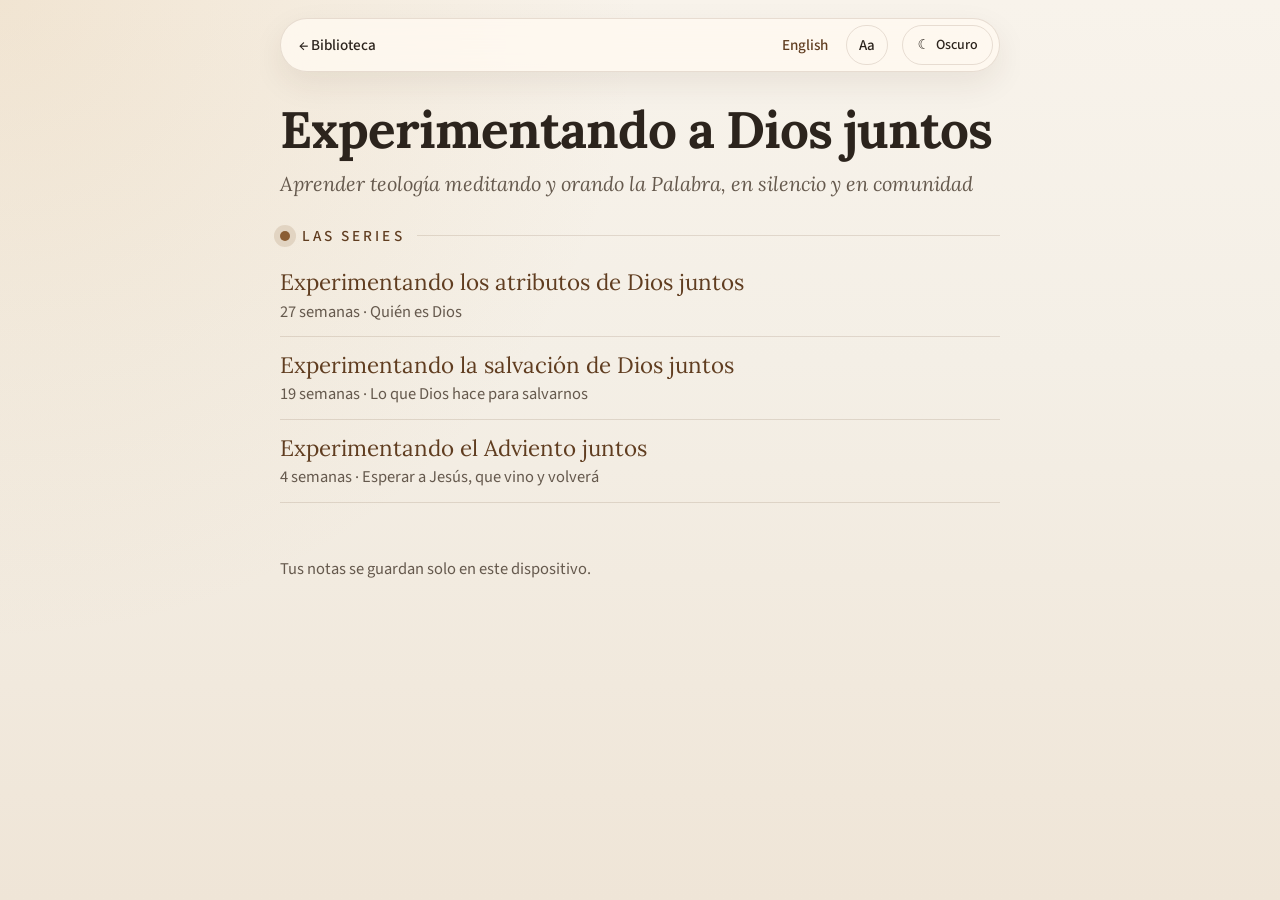
<file: index.html>
<!doctype html>
<html lang="es" data-series="lectio" data-layout="column">
<head>
<meta charset="utf-8">
<meta name="viewport" content="width=device-width, initial-scale=1, viewport-fit=cover">
<title>Experimentando a Dios juntos</title>
<script>
/* Las direcciones de la primera versión (#dia1, #grupo, #semana-…) siguen llevando a la serie de los atributos */
(function () {
  var h = location.hash.slice(1);
  if (!h) return;
  var m = h.match(/^dia(\d)$/);
  var ruta = m ? '#semana-1/dia-' + m[1] : h === 'grupo' ? '#semana-1/grupo' : '#' + h;
  location.replace('es/atributos/' + (location.protocol === 'file:' ? 'index.html' : '') + ruta);
})();
</script>
<link rel="icon" href="recursos/favicon.svg" type="image/svg+xml">
<link rel="icon" href="recursos/favicon.ico" sizes="32x32">
<link rel="apple-touch-icon" href="recursos/icono-180.png?v=2">
<link rel="preconnect" href="https://fonts.googleapis.com">
<link rel="preconnect" href="https://fonts.gstatic.com" crossorigin>
<link rel="stylesheet" href="https://fonts.googleapis.com/css2?family=Lora:ital,wght@0,400;0,500;0,700;1,400&family=Source+Sans+3:wght@400;500;600;700&display=swap">
<link rel="stylesheet" href="app/reading.css?v=1">
<link rel="stylesheet" href="app/app-tools.css?v=12">
<script src="app/reading.js?v=2"></script>
</head>
<body>
<main id="app">
  <div class="contenido">
    <div class="topbar"><div class="topbar-inner">
      <a href="../">← Biblioteca</a>
      <a class="lang" href="en/" lang="en" hreflang="en">English</a>
      <button class="text-size" type="button" data-text-size>Aa</button>
      <button class="theme-toggle" type="button" data-theme-toggle></button>
    </div></div>
    <header class="encabezado">
      <h1>Experimentando a Dios juntos</h1>
      <p class="curso">Aprender teología meditando y orando la Palabra, en silencio y en comunidad</p>
    </header>
    <section>
      <h2>Las series</h2>
      <!-- Cada serie: su dirección, cuántas semanas tiene y su clave de notas (la misma "clave" de su serie.js).
           "pronto" se quita cuando la serie publique su primera semana. -->
      <ol class="lista" id="series">
        <li><a class="fila" href="es/atributos/" data-clave="atributos" data-semanas="27">
          <span class="ref">Experimentando los atributos de Dios juntos<small class="termino">27 semanas · Quién es Dios</small></span>
          <span class="estado"></span></a></li>
        <li><a class="fila" href="es/salvacion/" data-clave="salvacion" data-semanas="19">
          <span class="ref">Experimentando la salvación de Dios juntos<small class="termino">19 semanas · Lo que Dios hace para salvarnos</small></span>
          <span class="estado"></span></a></li>
        <li><a class="fila" href="es/adviento/" data-clave="adviento" data-semanas="4">
          <span class="ref">Experimentando el Adviento juntos<small class="termino">4 semanas · Esperar a Jesús, que vino y volverá</small></span>
          <span class="estado"></span></a></li>
      </ol>
    </section>
    <footer class="pie">
      <p>Tus notas se guardan solo en este dispositivo.</p>
    </footer>
  </div>
</main>
<script>
/* Junto a cada serie, cuántas semanas terminaste (se guardan en este dispositivo, con la clave de cada serie) */
document.querySelectorAll('#series .fila').forEach(function (a) {
  if (a.hasAttribute('data-pronto')) return;
  var clave = a.getAttribute('data-clave'), total = +a.getAttribute('data-semanas'), hechas = 0;
  try {
    for (var n = 1; n <= total; n++) {
      var dias = 0;
      for (var d = 1; d <= 5; d++) if (localStorage.getItem(clave + ':s' + n + ':d' + d + ':hecho') === 'true') dias++;
      if (dias === 5) hechas++;
    }
  } catch (e) {}
  if (hechas) a.querySelector('.estado').textContent = hechas + ' de ' + total;
});
if (location.protocol === 'file:') document.querySelectorAll('#series .fila').forEach(function (a) { a.href += 'index.html'; });
</script>
</body>
</html>
</file>
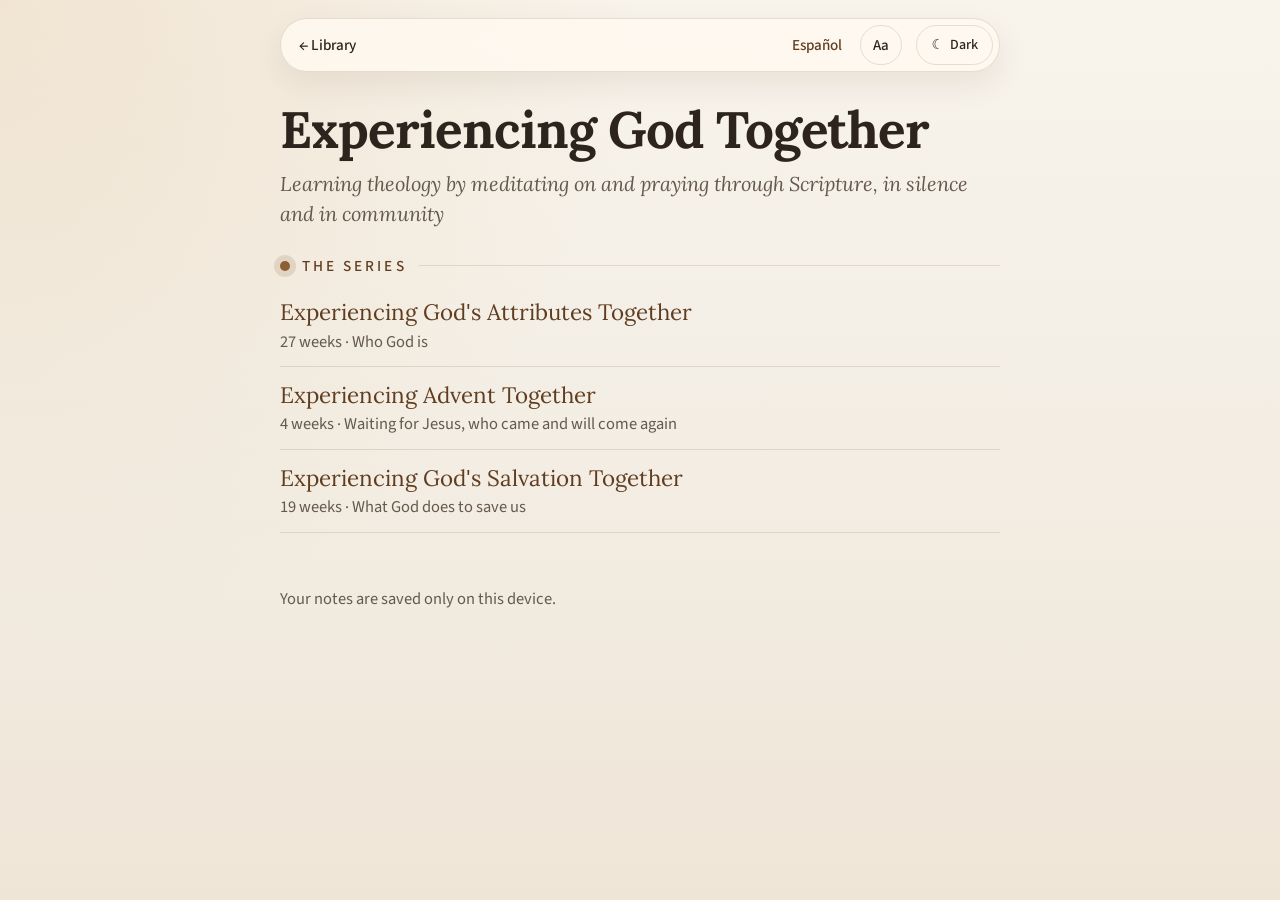
<file: en/index.html>
<!doctype html>
<html lang="en" data-series="lectio" data-layout="column">
<head>
<meta charset="utf-8">
<meta name="viewport" content="width=device-width, initial-scale=1, viewport-fit=cover">
<title>Experiencing God Together</title>
<link rel="icon" href="../recursos/favicon.svg" type="image/svg+xml">
<link rel="icon" href="../recursos/favicon.ico" sizes="32x32">
<link rel="apple-touch-icon" href="../recursos/icono-180.png?v=2">
<link rel="preconnect" href="https://fonts.googleapis.com">
<link rel="preconnect" href="https://fonts.gstatic.com" crossorigin>
<link rel="stylesheet" href="https://fonts.googleapis.com/css2?family=Lora:ital,wght@0,400;0,500;0,700;1,400&family=Source+Sans+3:wght@400;500;600;700&display=swap">
<link rel="stylesheet" href="../app/reading.css?v=1">
<link rel="stylesheet" href="../app/app-tools.css?v=12">
<script src="../app/reading.js?v=2"></script>
</head>
<body>
<main id="app">
  <div class="contenido">
    <div class="topbar"><div class="topbar-inner">
      <a href="../../en/">← Library</a>
      <a class="lang" href="../" lang="es" hreflang="es">Español</a>
      <button class="text-size" type="button" data-text-size>Aa</button>
      <button class="theme-toggle" type="button" data-theme-toggle></button>
    </div></div>
    <header class="encabezado">
      <h1>Experiencing God Together</h1>
      <p class="curso">Learning theology by meditating on and praying through Scripture, in silence and in community</p>
    </header>
    <section>
      <h2>The series</h2>
      <!-- Each series: its address, its number of weeks and its notes label (the same "clave" as its serie.js). -->
      <ol class="lista" id="series">
        <li><a class="fila" href="attributes/" data-clave="attributes" data-semanas="27">
          <span class="ref">Experiencing God's Attributes Together<small class="termino">27 weeks · Who God is</small></span>
          <span class="estado"></span></a></li>
        <li><a class="fila" href="advent/" data-clave="advent" data-semanas="4">
          <span class="ref">Experiencing Advent Together<small class="termino">4 weeks · Waiting for Jesus, who came and will come again</small></span>
          <span class="estado"></span></a></li>
        <li><a class="fila" href="salvation/" data-clave="salvation" data-semanas="19">
          <span class="ref">Experiencing God's Salvation Together<small class="termino">19 weeks · What God does to save us</small></span>
          <span class="estado"></span></a></li>
      </ol>
    </section>
    <footer class="pie">
      <p>Your notes are saved only on this device.</p>
    </footer>
  </div>
</main>
<script>
/* Beside each series, how many weeks the reader has finished (saved on this device under the series label) */
document.querySelectorAll('#series .fila').forEach(function (a) {
  if (a.hasAttribute('data-pronto')) return;
  var clave = a.getAttribute('data-clave'), total = +a.getAttribute('data-semanas'), hechas = 0;
  try {
    for (var n = 1; n <= total; n++) {
      var dias = 0;
      for (var d = 1; d <= 5; d++) if (localStorage.getItem(clave + ':s' + n + ':d' + d + ':hecho') === 'true') dias++;
      if (dias === 5) hechas++;
    }
  } catch (e) {}
  if (hechas) a.querySelector('.estado').textContent = hechas + ' of ' + total;
});
if (location.protocol === 'file:') document.querySelectorAll('#series .fila').forEach(function (a) { a.href += 'index.html'; });
</script>
</body>
</html>
</file>
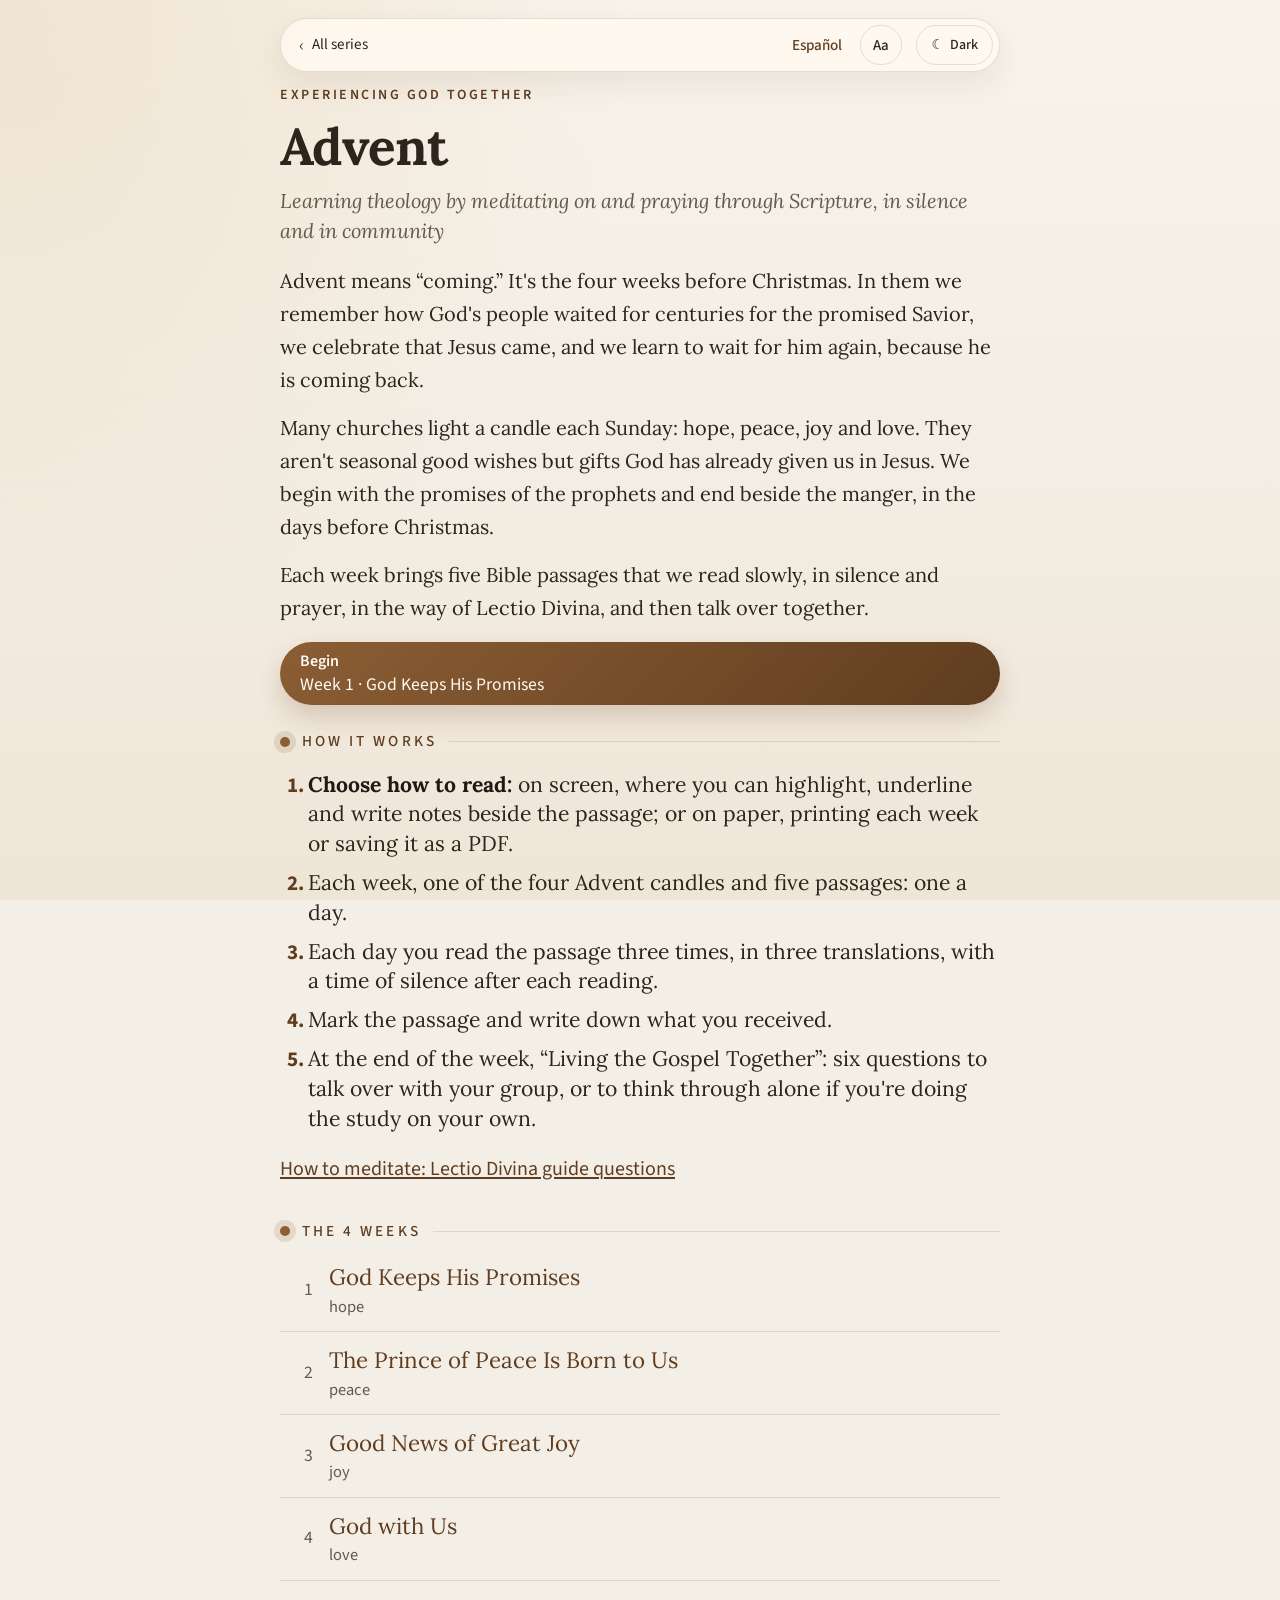
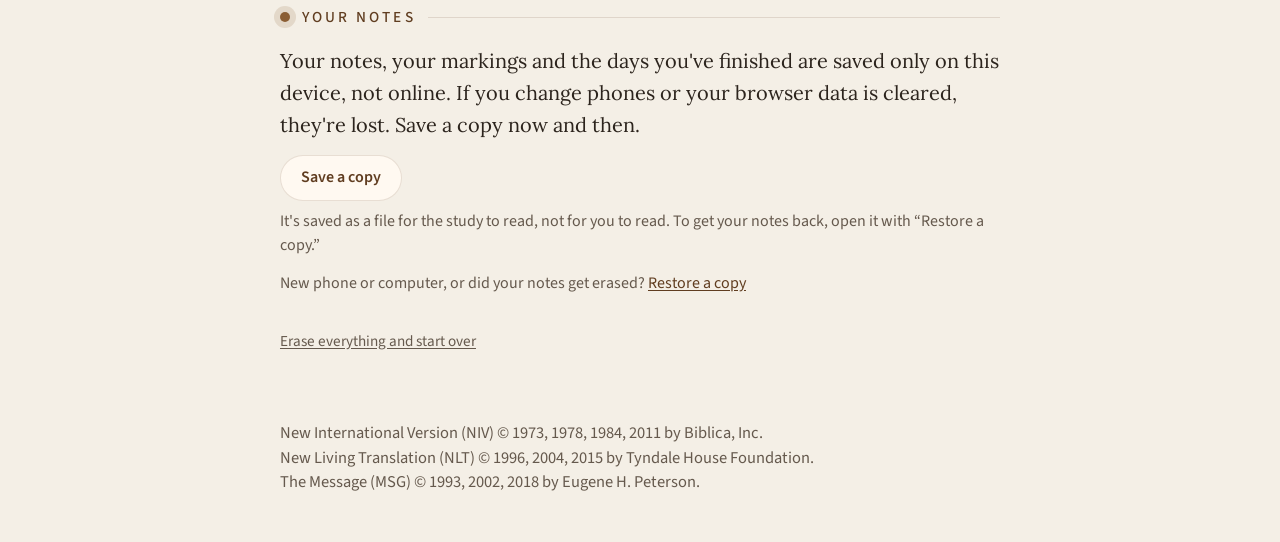
<file: en/advent/index.html>
<!doctype html>
<html lang="en" data-series="advent" data-layout="column">
<head>
<meta charset="utf-8">
<meta name="viewport" content="width=device-width, initial-scale=1, viewport-fit=cover">
<title>Experiencing Advent Together</title>
<link rel="manifest" href="manifest.json?v=2">
<link rel="icon" href="../../recursos/favicon.svg" type="image/svg+xml">
<link rel="icon" href="../../recursos/favicon.ico" sizes="32x32">
<link rel="apple-touch-icon" href="../../recursos/icono-180.png?v=2">
<meta name="apple-mobile-web-app-capable" content="yes">
<meta name="mobile-web-app-capable" content="yes">
<meta name="apple-mobile-web-app-title" content="Advent">
<link rel="preconnect" href="https://fonts.googleapis.com">
<link rel="preconnect" href="https://fonts.gstatic.com" crossorigin>
<link rel="stylesheet" href="https://fonts.googleapis.com/css2?family=Lora:ital,wght@0,400;0,500;0,700;1,400&family=Source+Sans+3:wght@400;500;600;700&display=swap">
<link rel="stylesheet" href="../../app/reading.css?v=1">
<link rel="stylesheet" href="../../app/app-tools.css?v=12">
<script src="../../app/reading.js?v=2"></script>
</head>
<body>
<main id="app"></main>
<script src="../../app/textos-en.js?v=1"></script>
<script src="serie.js?v=4"></script>
<script src="../../app/app.js?v=28"></script>
</body>
</html>
</file>
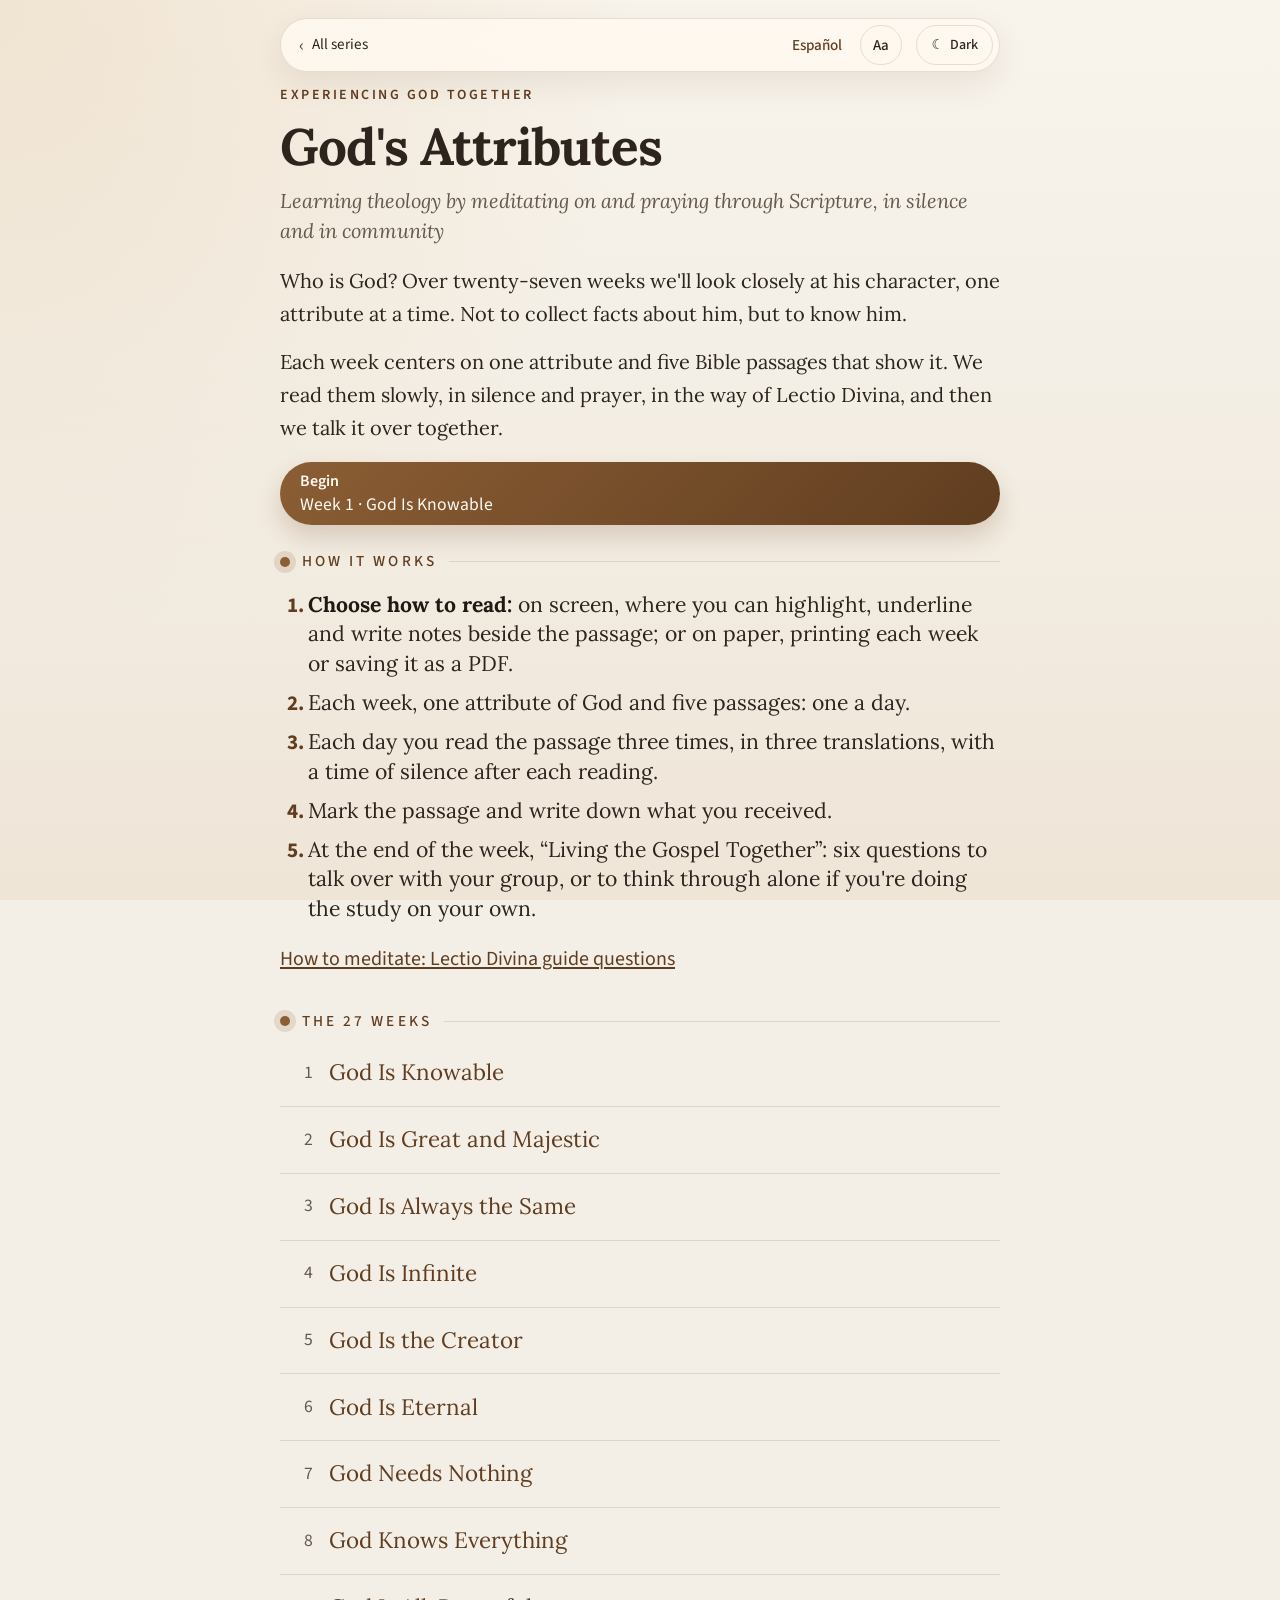
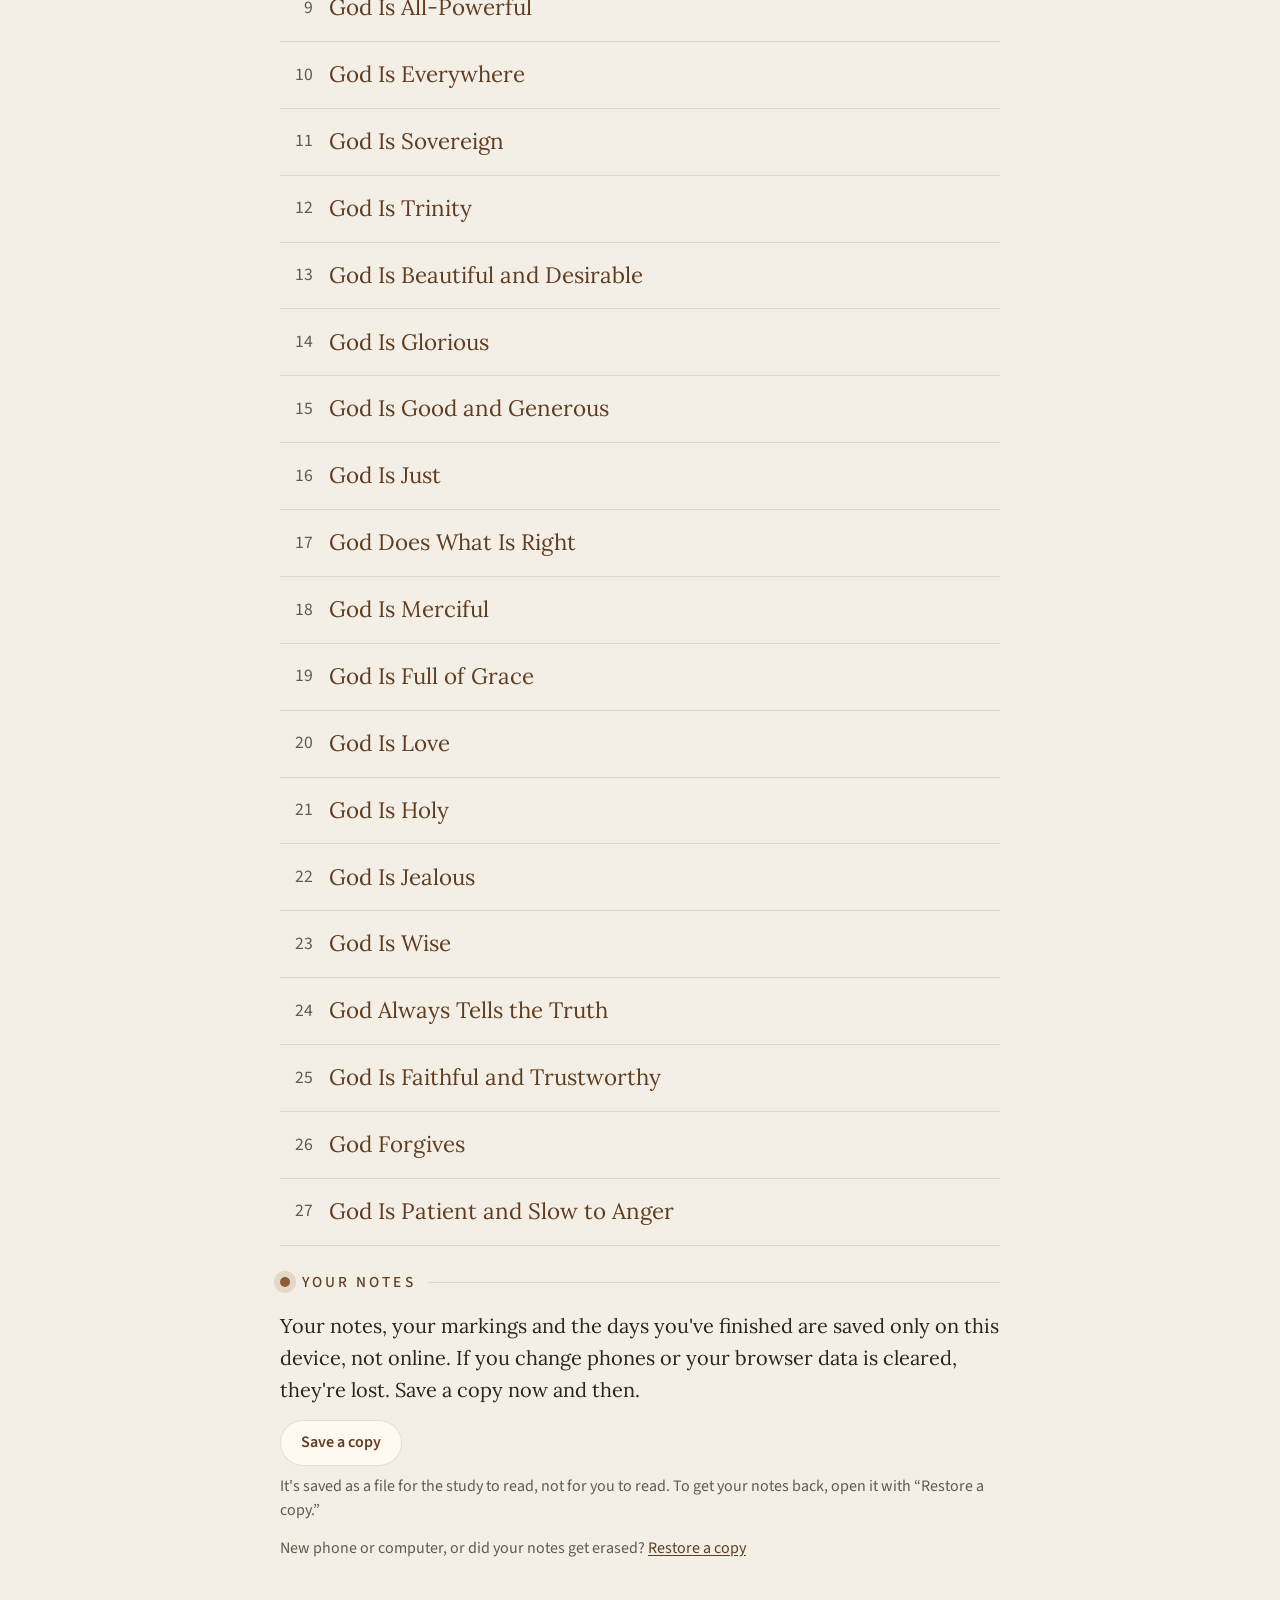
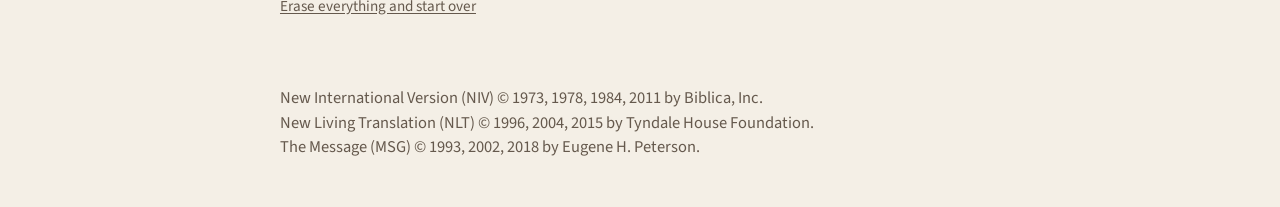
<file: en/attributes/index.html>
<!doctype html>
<html lang="en" data-series="attributes" data-layout="column">
<head>
<meta charset="utf-8">
<meta name="viewport" content="width=device-width, initial-scale=1, viewport-fit=cover">
<title>Experiencing God's Attributes Together</title>
<link rel="manifest" href="manifest.json?v=2">
<link rel="icon" href="../../recursos/favicon.svg" type="image/svg+xml">
<link rel="icon" href="../../recursos/favicon.ico" sizes="32x32">
<link rel="apple-touch-icon" href="../../recursos/icono-180.png?v=2">
<meta name="apple-mobile-web-app-capable" content="yes">
<meta name="mobile-web-app-capable" content="yes">
<meta name="apple-mobile-web-app-title" content="Attributes">
<link rel="preconnect" href="https://fonts.googleapis.com">
<link rel="preconnect" href="https://fonts.gstatic.com" crossorigin>
<link rel="stylesheet" href="https://fonts.googleapis.com/css2?family=Lora:ital,wght@0,400;0,500;0,700;1,400&family=Source+Sans+3:wght@400;500;600;700&display=swap">
<link rel="stylesheet" href="../../app/reading.css?v=1">
<link rel="stylesheet" href="../../app/app-tools.css?v=12">
<script src="../../app/reading.js?v=2"></script>
</head>
<body>
<main id="app"></main>
<script src="../../app/textos-en.js?v=1"></script>
<script src="serie.js?v=28"></script>
<script src="../../app/app.js?v=28"></script>
</body>
</html>
</file>
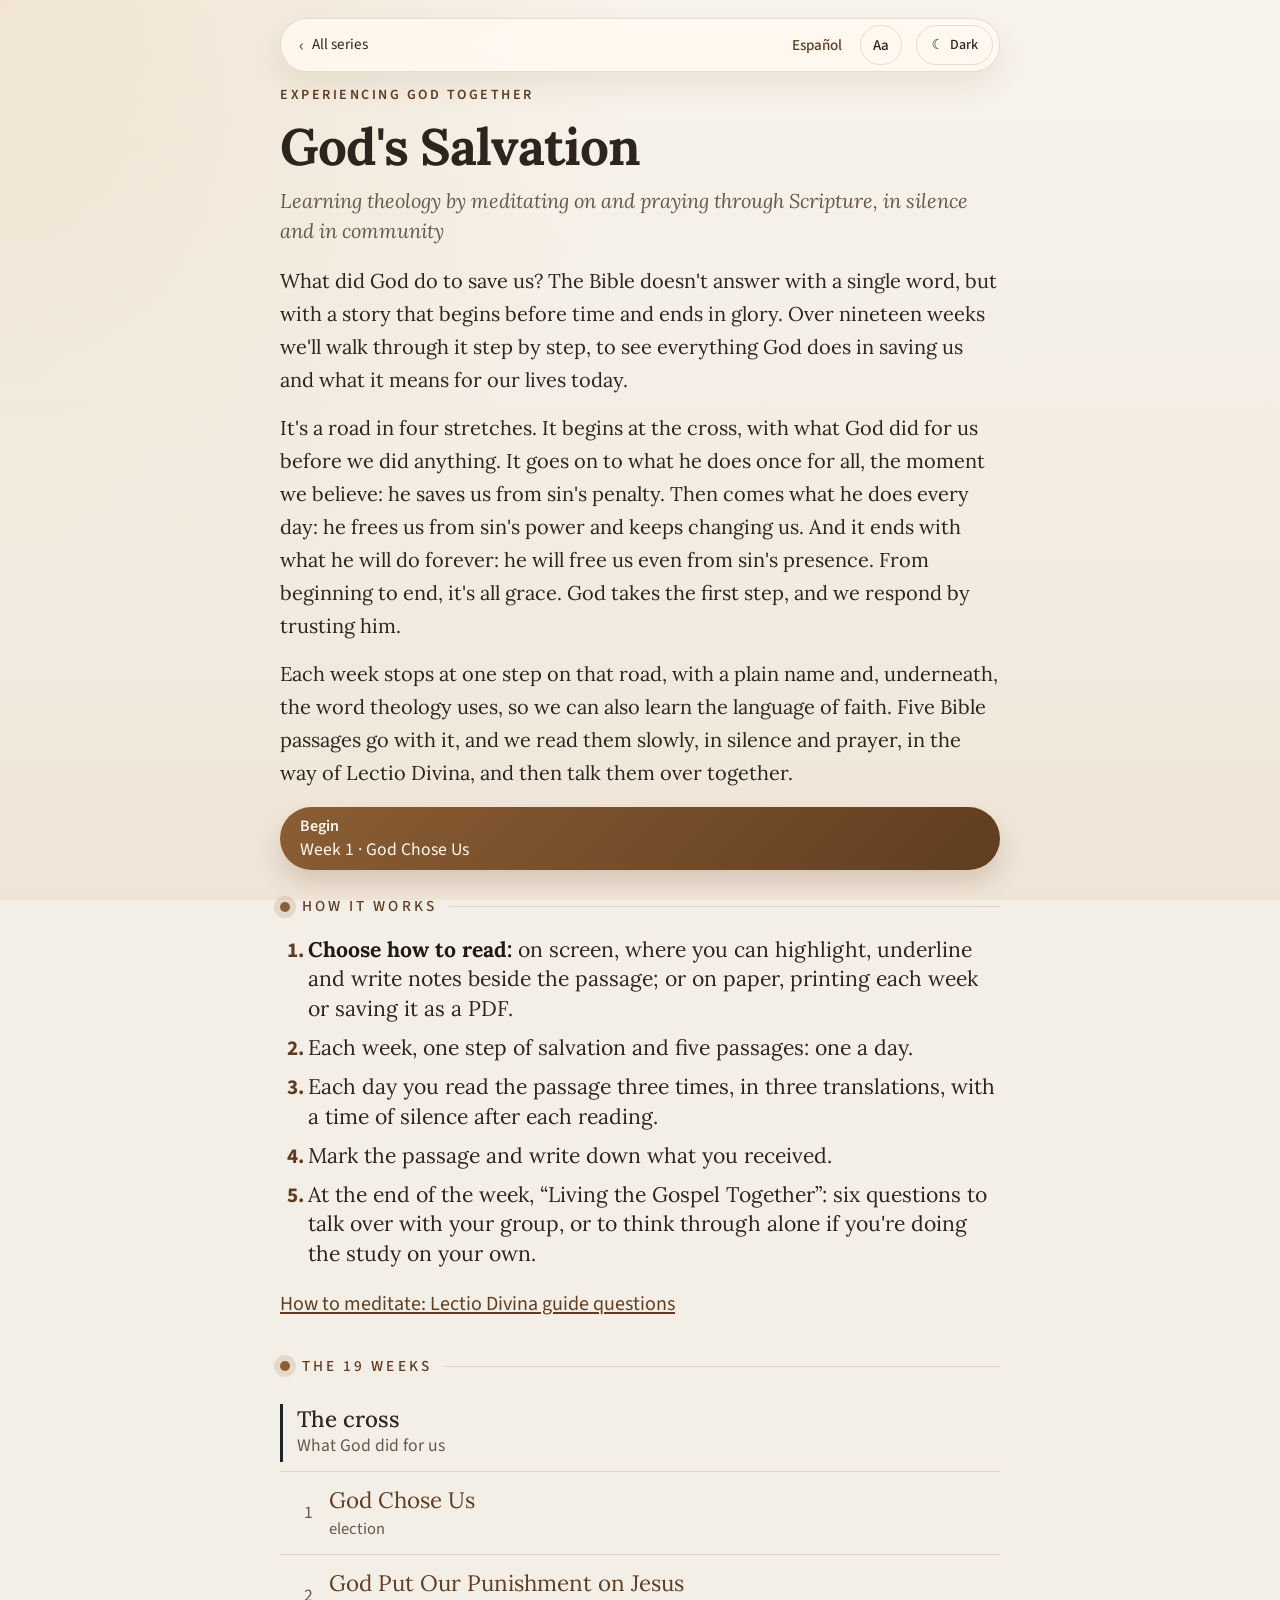
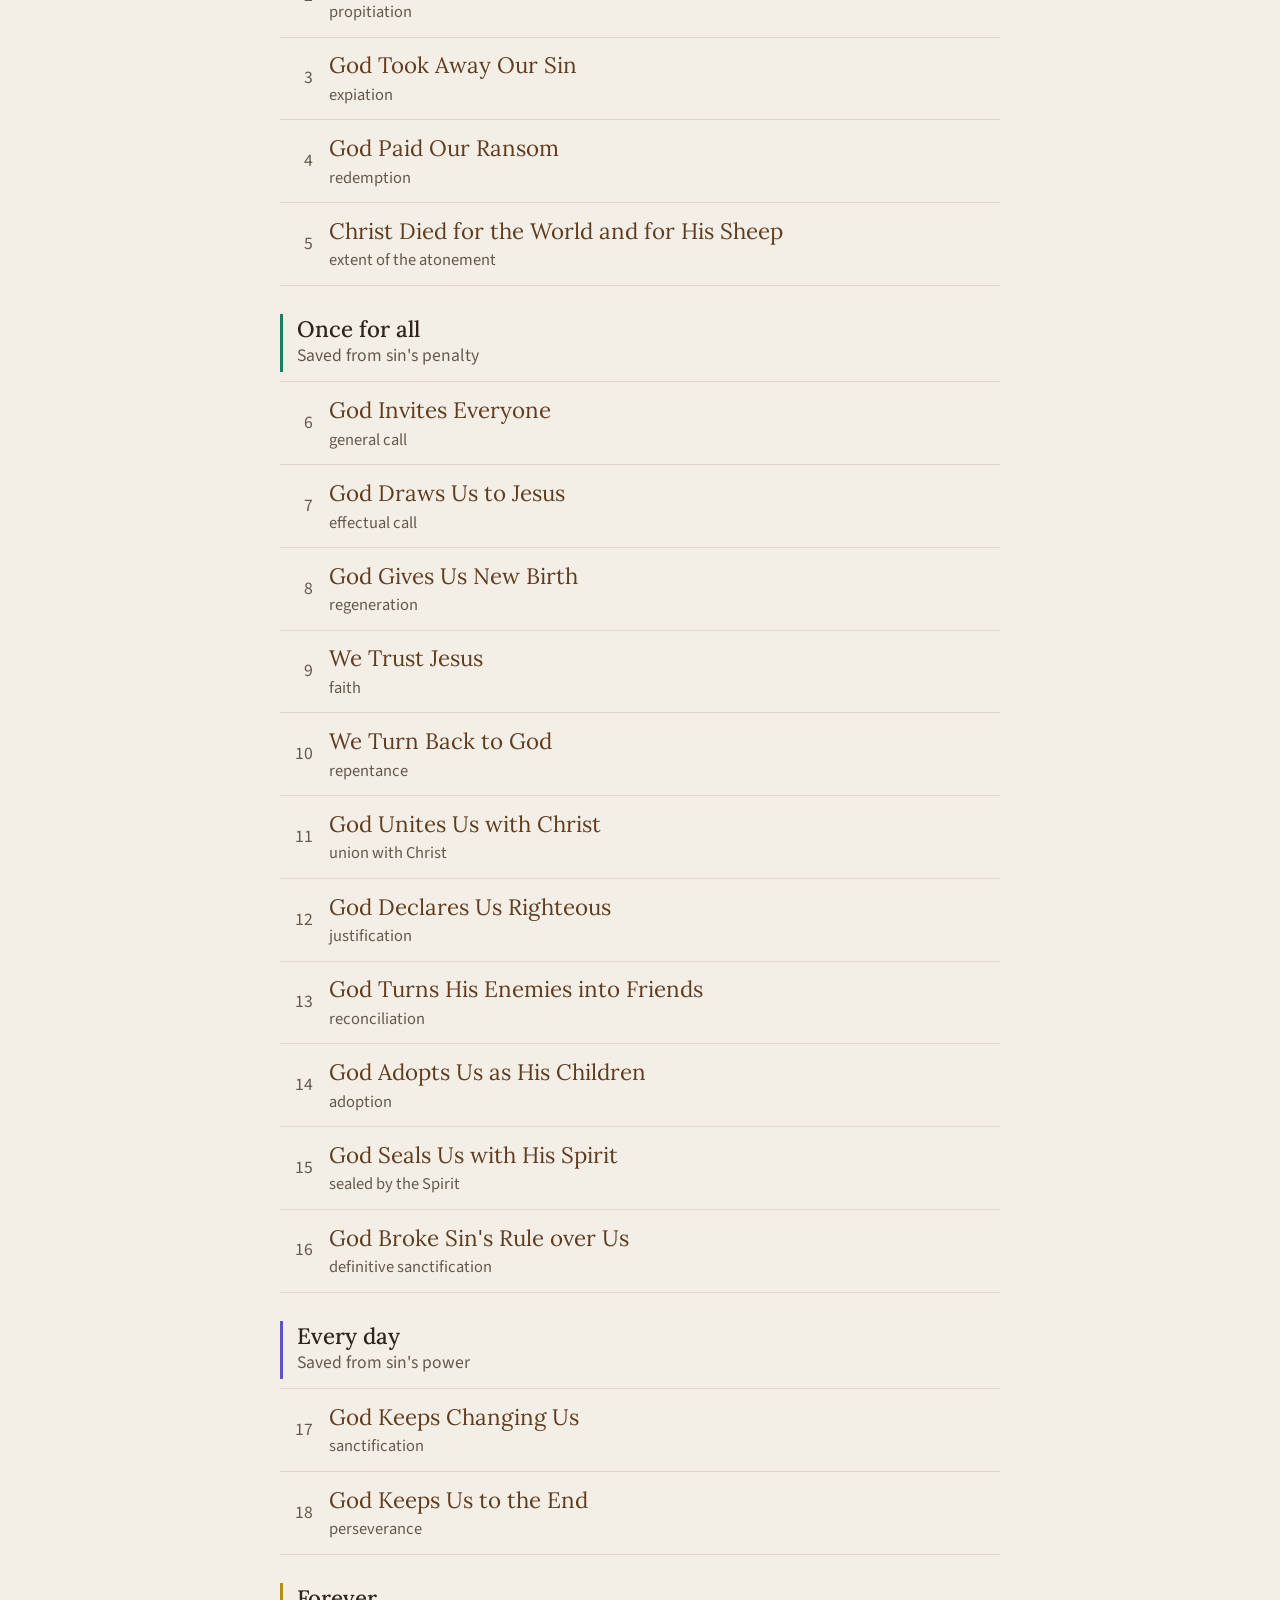
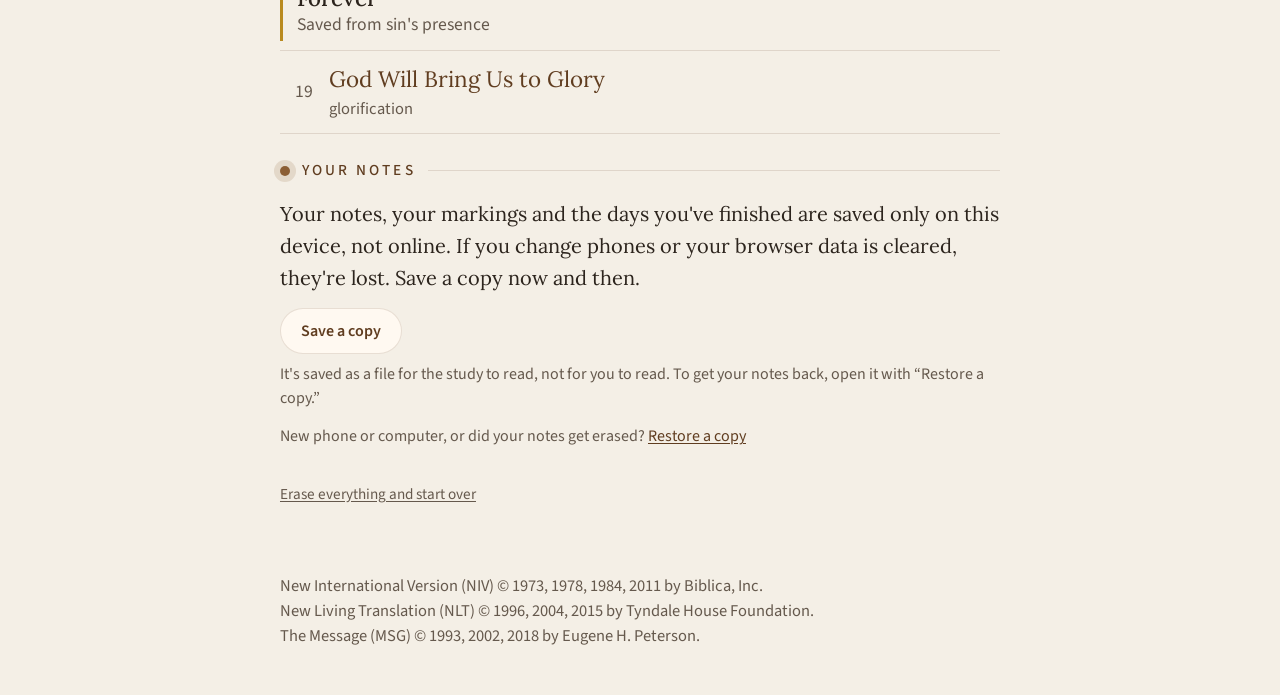
<file: en/salvation/index.html>
<!doctype html>
<html lang="en" data-series="salvation" data-layout="column">
<head>
<meta charset="utf-8">
<meta name="viewport" content="width=device-width, initial-scale=1, viewport-fit=cover">
<title>Experiencing God's Salvation Together</title>
<link rel="manifest" href="manifest.json?v=2">
<link rel="icon" href="../../recursos/favicon.svg" type="image/svg+xml">
<link rel="icon" href="../../recursos/favicon.ico" sizes="32x32">
<link rel="apple-touch-icon" href="../../recursos/icono-180.png?v=2">
<meta name="apple-mobile-web-app-capable" content="yes">
<meta name="mobile-web-app-capable" content="yes">
<meta name="apple-mobile-web-app-title" content="Salvation">
<link rel="preconnect" href="https://fonts.googleapis.com">
<link rel="preconnect" href="https://fonts.gstatic.com" crossorigin>
<link rel="stylesheet" href="https://fonts.googleapis.com/css2?family=Lora:ital,wght@0,400;0,500;0,700;1,400&family=Source+Sans+3:wght@400;500;600;700&display=swap">
<link rel="stylesheet" href="../../app/reading.css?v=1">
<link rel="stylesheet" href="../../app/app-tools.css?v=12">
<script src="../../app/reading.js?v=2"></script>
</head>
<body>
<main id="app"></main>
<script src="../../app/textos-en.js?v=1"></script>
<script src="serie.js?v=19"></script>
<script src="../../app/app.js?v=28"></script>
</body>
</html>
</file>
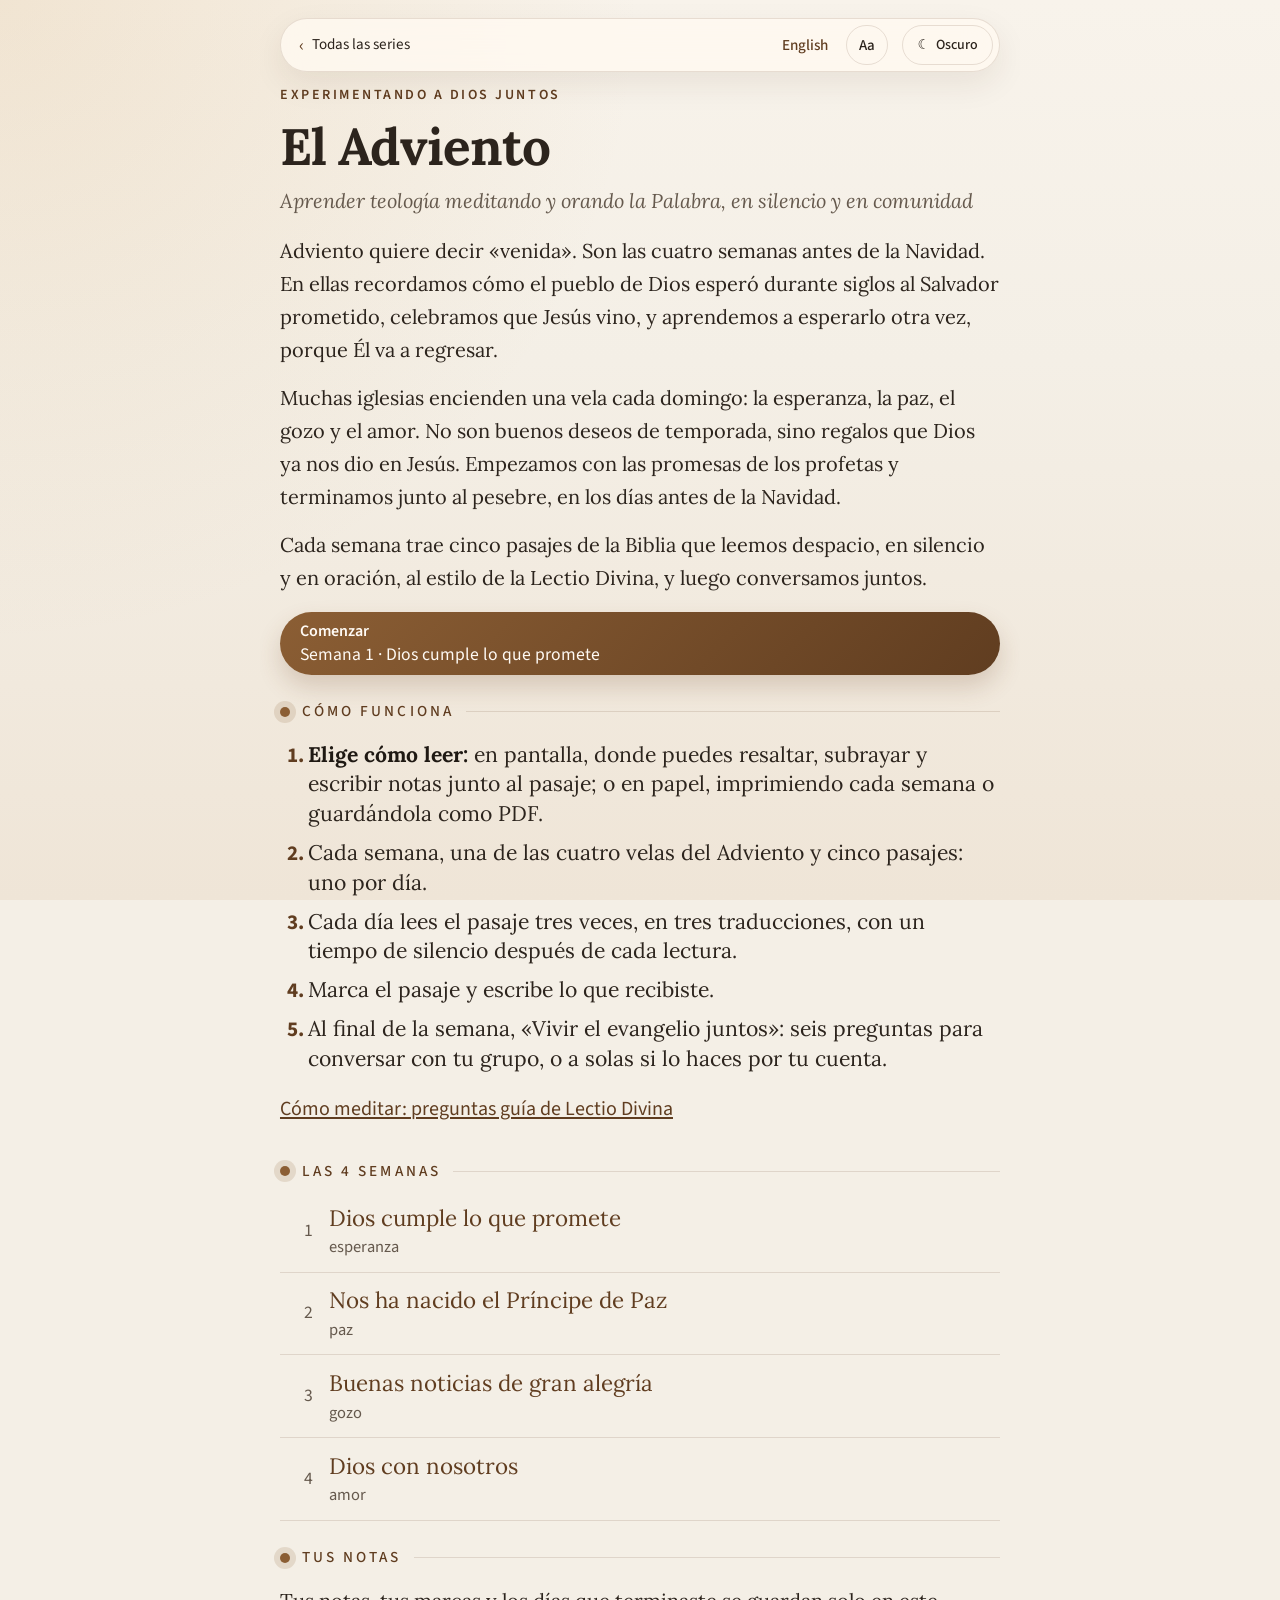
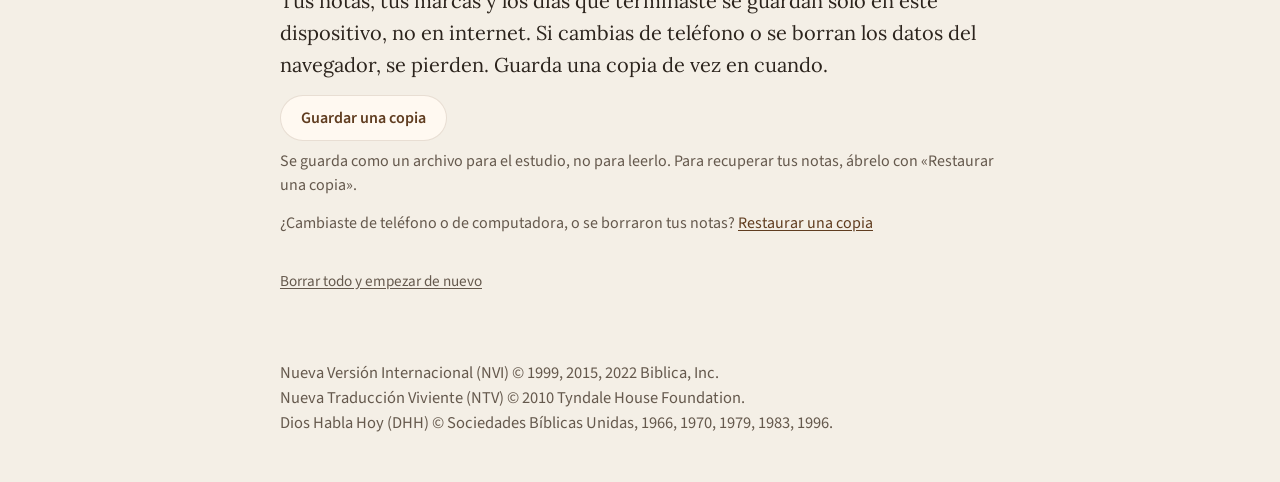
<file: es/adviento/index.html>
<!doctype html>
<html lang="es" data-series="adviento" data-layout="column">
<head>
<meta charset="utf-8">
<meta name="viewport" content="width=device-width, initial-scale=1, viewport-fit=cover">
<title>Experimentando el Adviento juntos</title>
<link rel="manifest" href="manifest.json?v=2">
<link rel="icon" href="../../recursos/favicon.svg" type="image/svg+xml">
<link rel="icon" href="../../recursos/favicon.ico" sizes="32x32">
<link rel="apple-touch-icon" href="../../recursos/icono-180.png?v=2">
<meta name="apple-mobile-web-app-capable" content="yes">
<meta name="mobile-web-app-capable" content="yes">
<meta name="apple-mobile-web-app-title" content="Adviento">
<link rel="preconnect" href="https://fonts.googleapis.com">
<link rel="preconnect" href="https://fonts.gstatic.com" crossorigin>
<link rel="stylesheet" href="https://fonts.googleapis.com/css2?family=Lora:ital,wght@0,400;0,500;0,700;1,400&family=Source+Sans+3:wght@400;500;600;700&display=swap">
<link rel="stylesheet" href="../../app/reading.css?v=1">
<link rel="stylesheet" href="../../app/app-tools.css?v=12">
<script src="../../app/reading.js?v=2"></script>
</head>
<body>
<main id="app"></main>
<script src="../../app/textos-es.js?v=15"></script>
<script src="serie.js?v=7"></script>
<script src="../../app/app.js?v=28"></script>
</body>
</html>
</file>
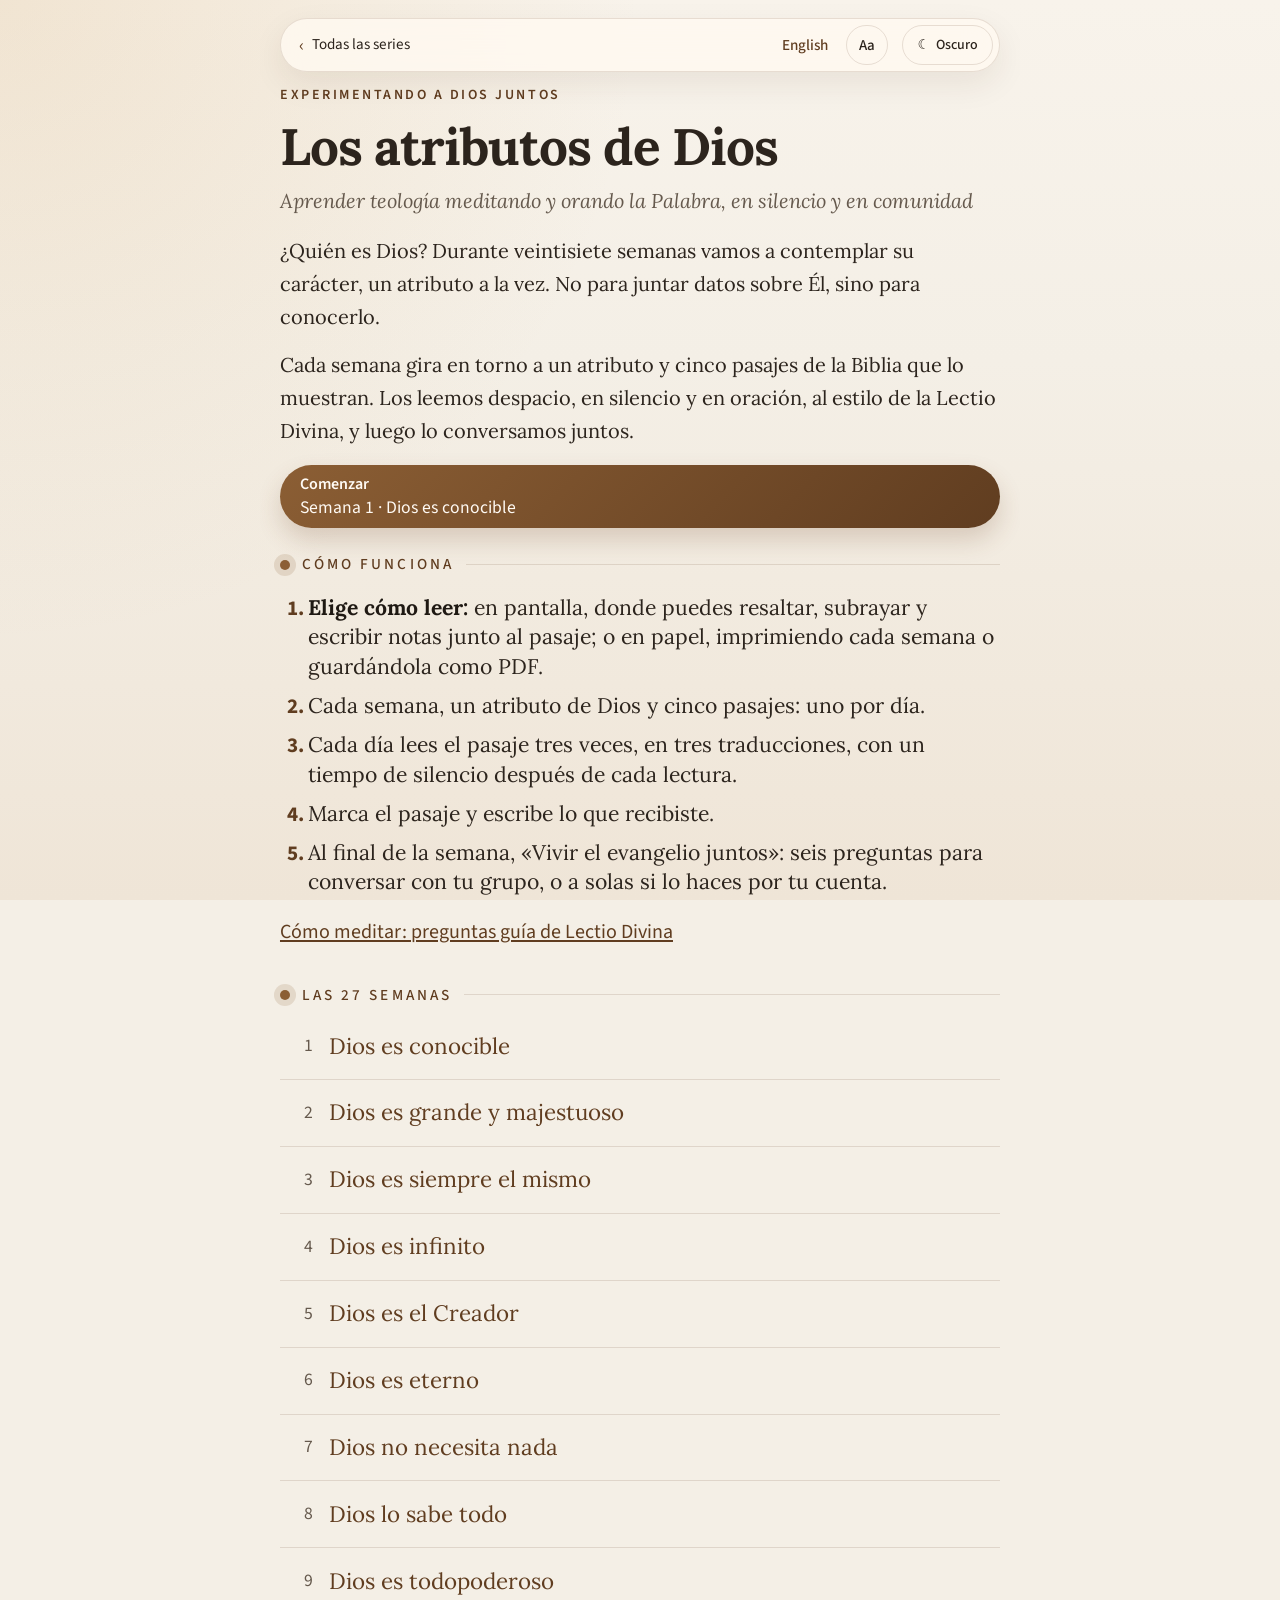
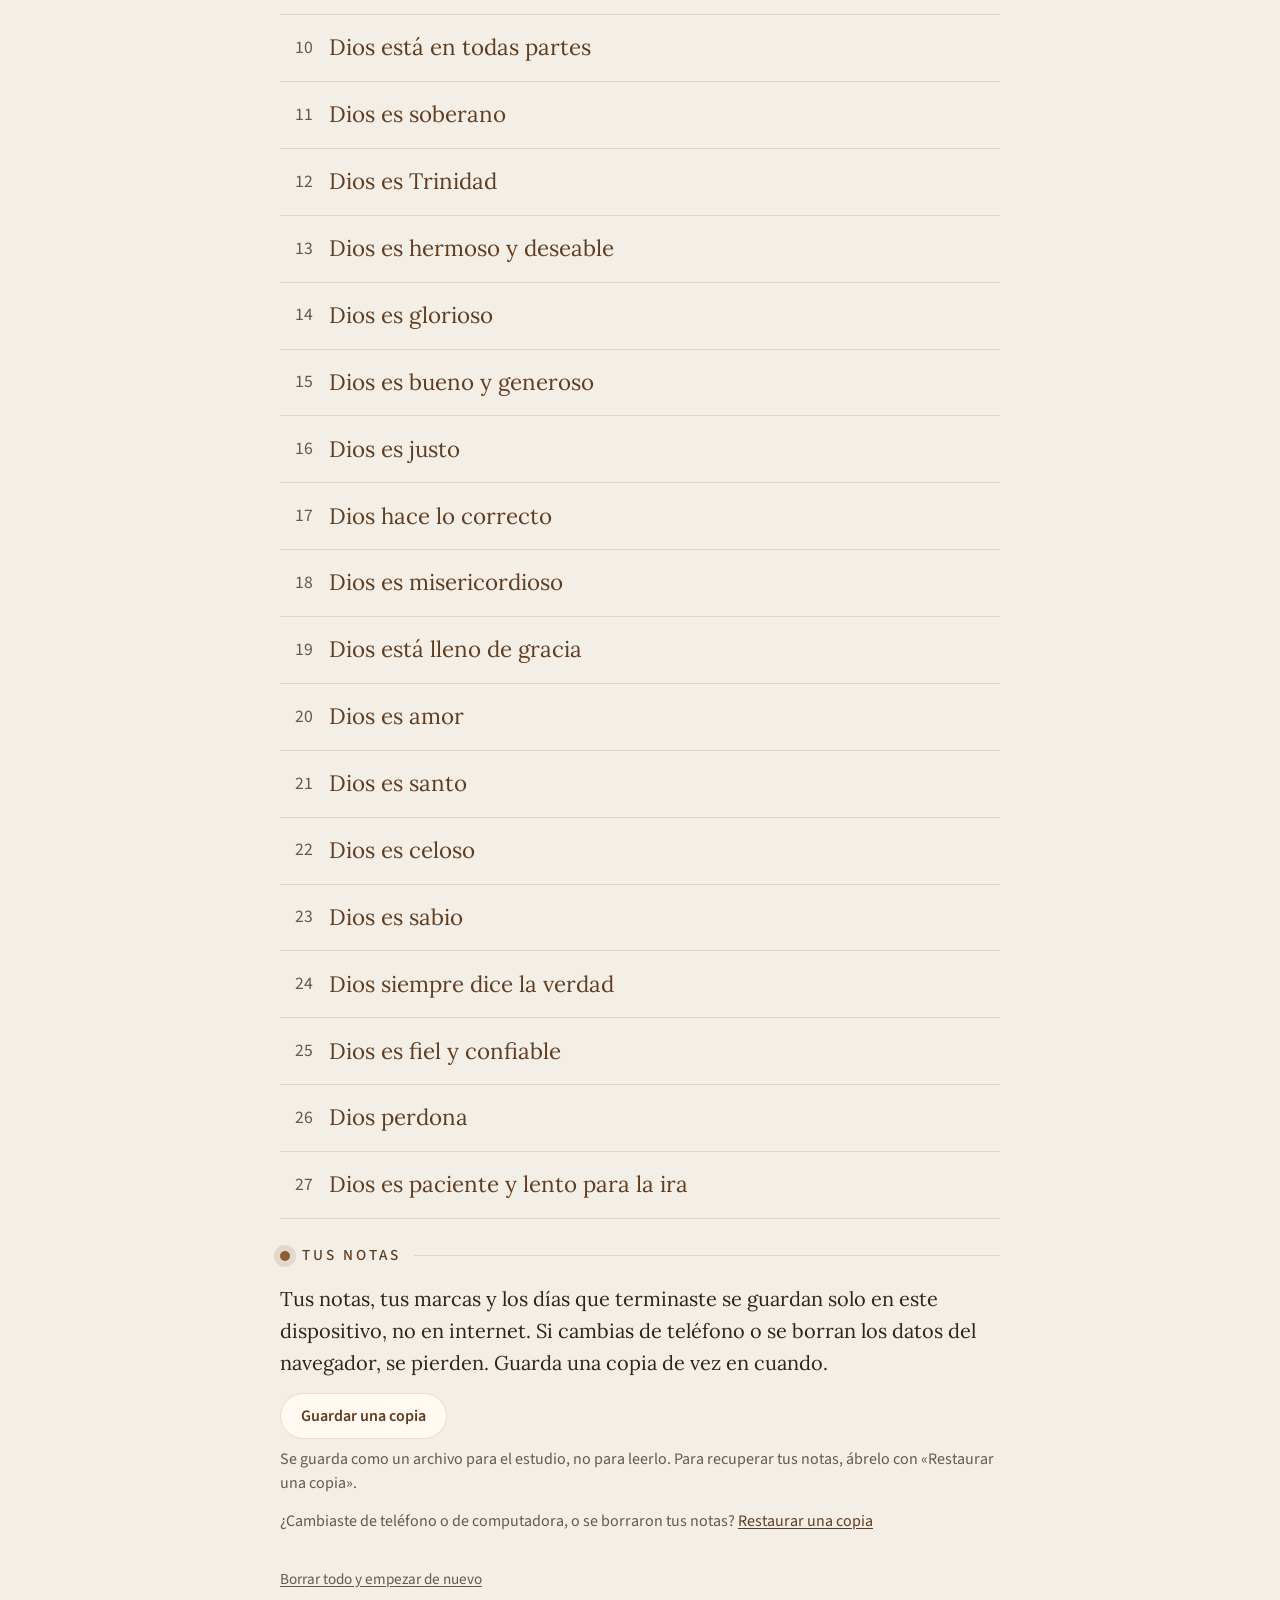
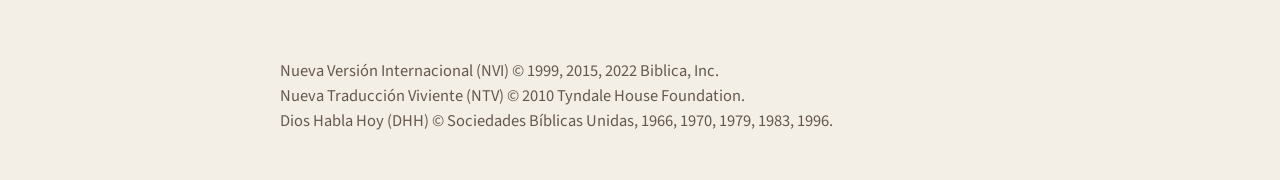
<file: es/atributos/index.html>
<!doctype html>
<html lang="es" data-series="atributos" data-layout="column">
<head>
<meta charset="utf-8">
<meta name="viewport" content="width=device-width, initial-scale=1, viewport-fit=cover">
<title>Experimentando los atributos de Dios juntos</title>
<link rel="manifest" href="manifest.json?v=2">
<link rel="icon" href="../../recursos/favicon.svg" type="image/svg+xml">
<link rel="icon" href="../../recursos/favicon.ico" sizes="32x32">
<link rel="apple-touch-icon" href="../../recursos/icono-180.png?v=2">
<meta name="apple-mobile-web-app-capable" content="yes">
<meta name="mobile-web-app-capable" content="yes">
<meta name="apple-mobile-web-app-title" content="Atributos">
<link rel="preconnect" href="https://fonts.googleapis.com">
<link rel="preconnect" href="https://fonts.gstatic.com" crossorigin>
<link rel="stylesheet" href="https://fonts.googleapis.com/css2?family=Lora:ital,wght@0,400;0,500;0,700;1,400&family=Source+Sans+3:wght@400;500;600;700&display=swap">
<link rel="stylesheet" href="../../app/reading.css?v=1">
<link rel="stylesheet" href="../../app/app-tools.css?v=12">
<script src="../../app/reading.js?v=2"></script>
</head>
<body>
<main id="app"></main>
<script src="../../app/textos-es.js?v=15"></script>
<script src="serie.js?v=33"></script>
<script src="../../app/app.js?v=28"></script>
</body>
</html>
</file>
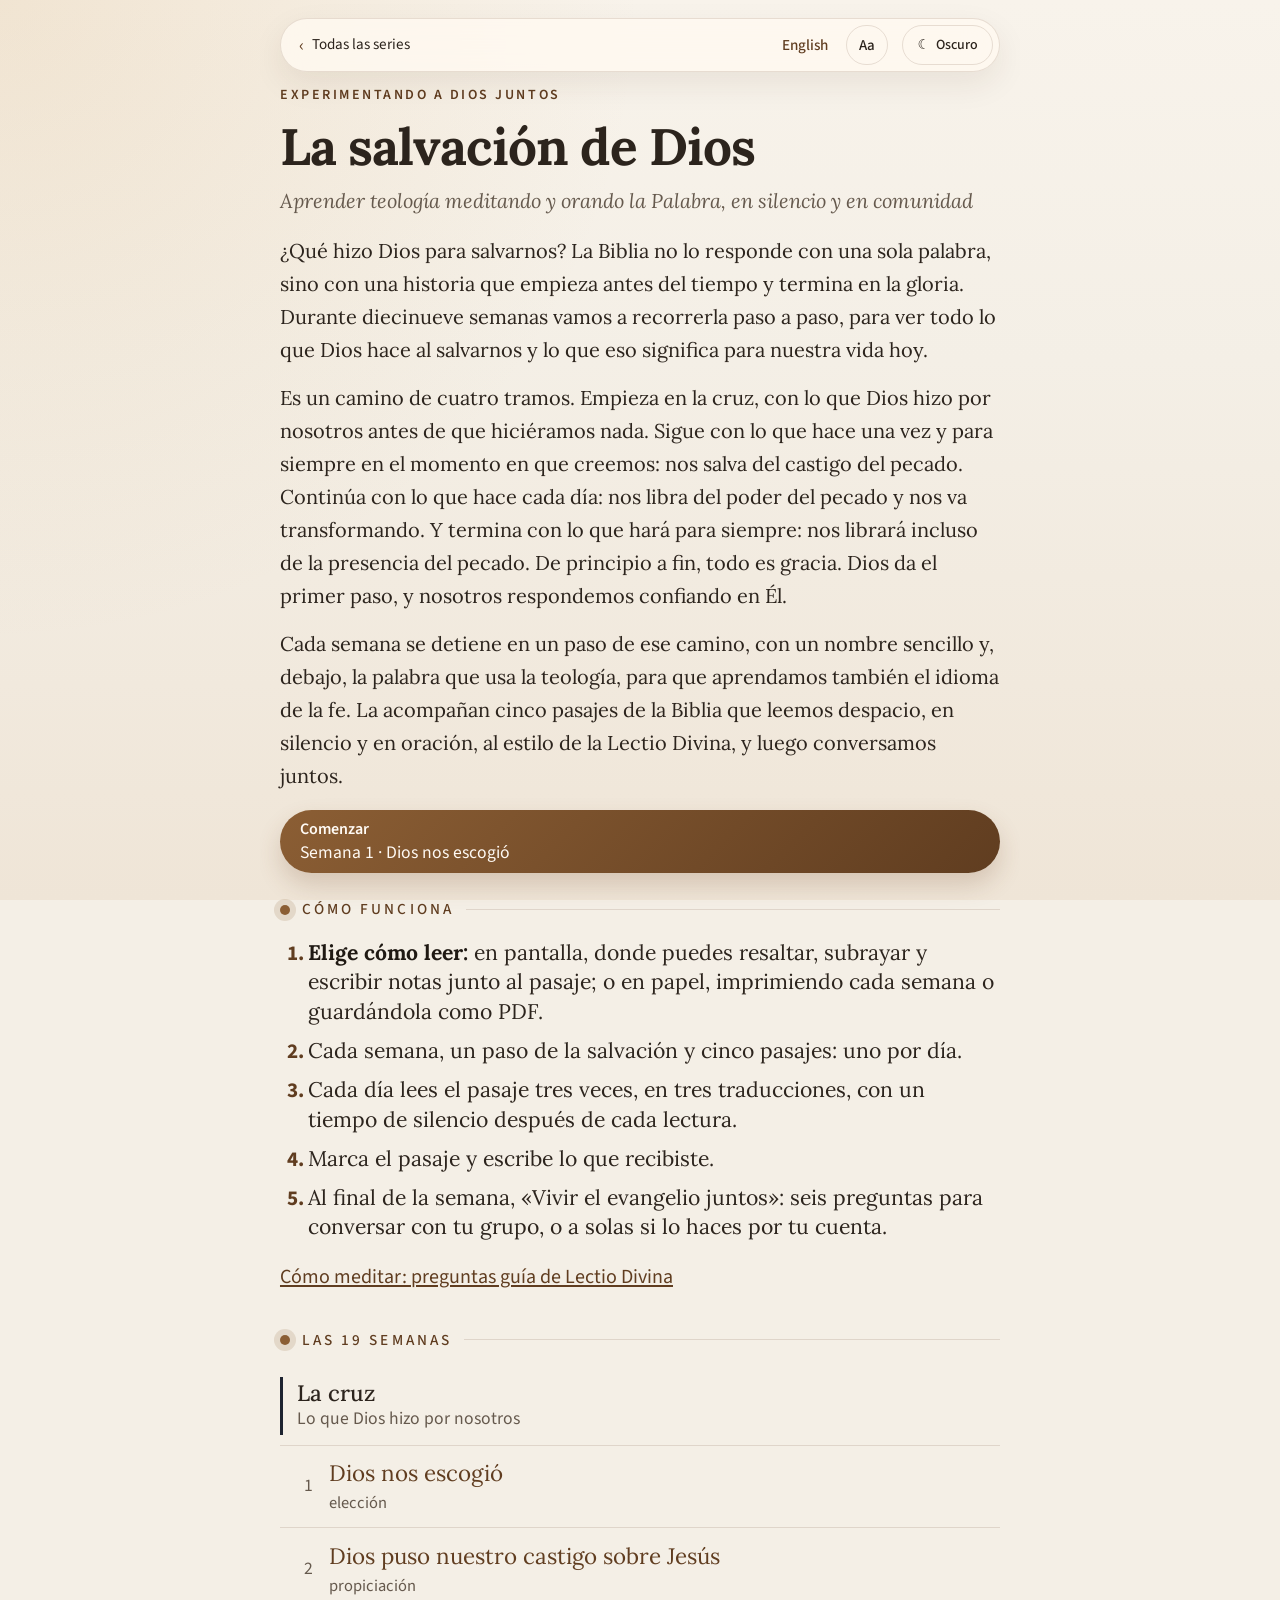
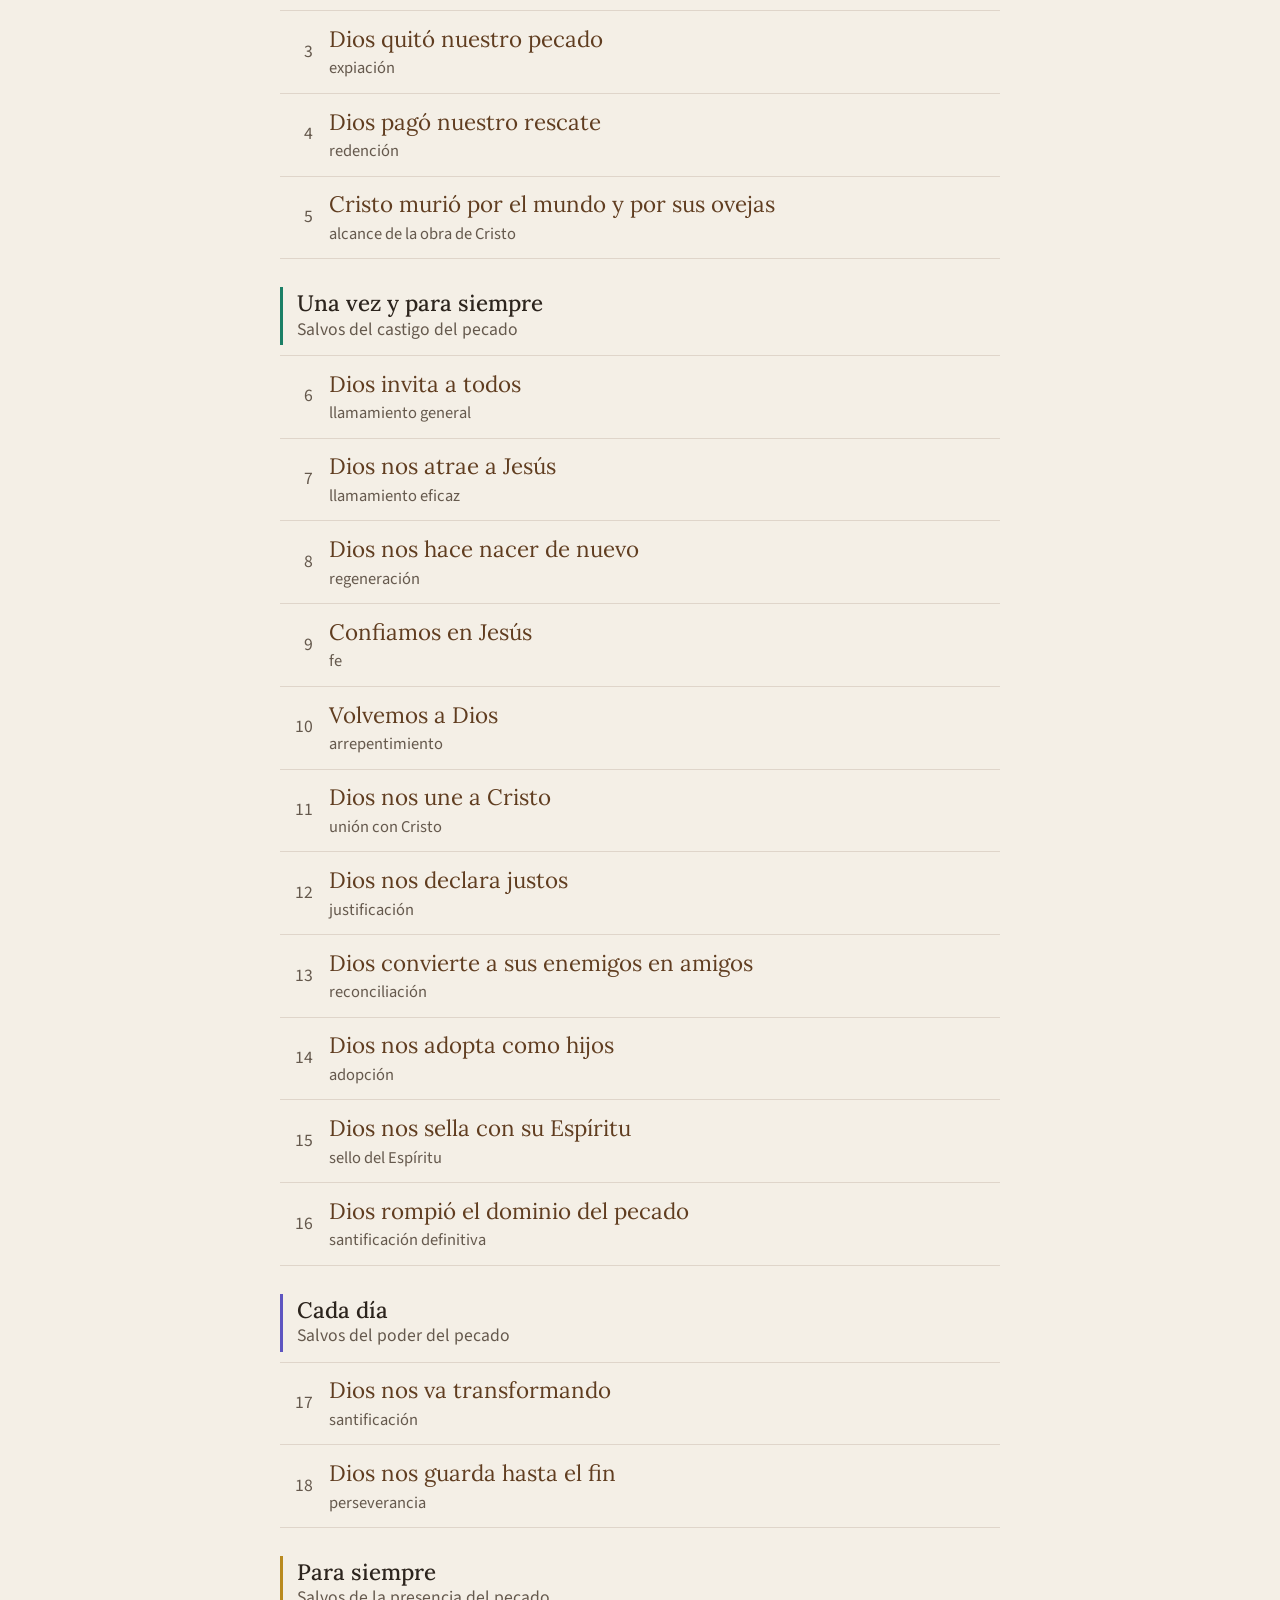
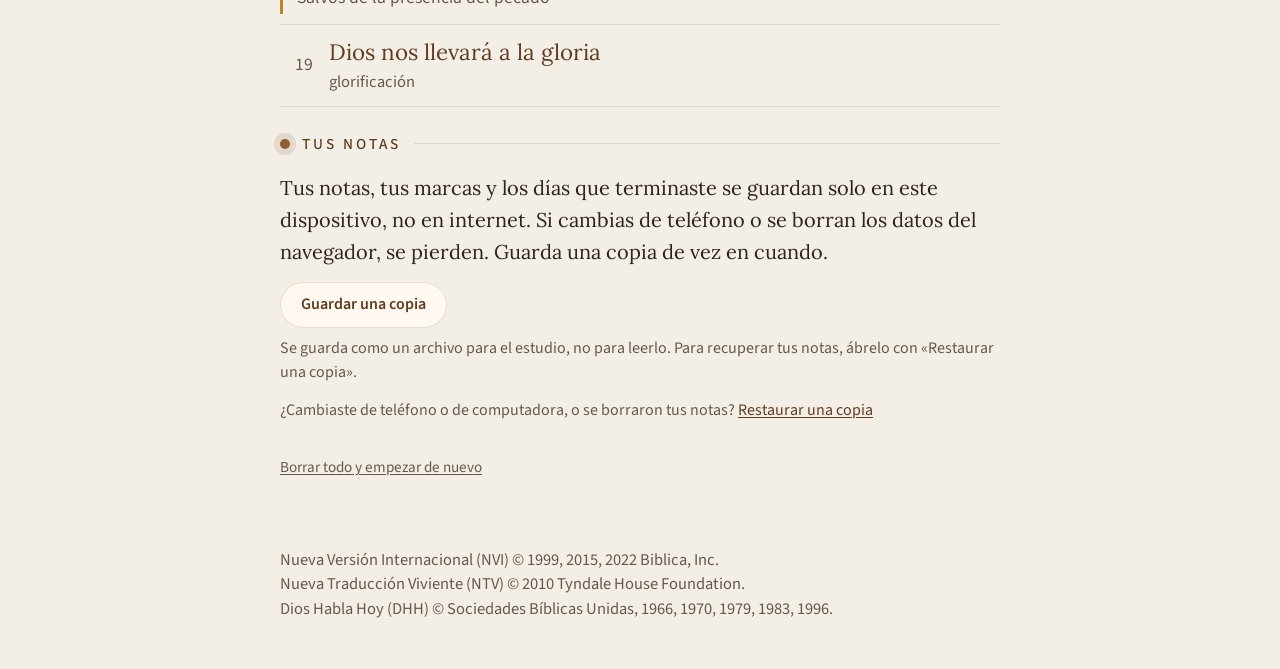
<file: es/salvacion/index.html>
<!doctype html>
<html lang="es" data-series="salvacion" data-layout="column">
<head>
<meta charset="utf-8">
<meta name="viewport" content="width=device-width, initial-scale=1, viewport-fit=cover">
<title>Experimentando la salvación de Dios juntos</title>
<link rel="manifest" href="manifest.json?v=2">
<link rel="icon" href="../../recursos/favicon.svg" type="image/svg+xml">
<link rel="icon" href="../../recursos/favicon.ico" sizes="32x32">
<link rel="apple-touch-icon" href="../../recursos/icono-180.png?v=2">
<meta name="apple-mobile-web-app-capable" content="yes">
<meta name="mobile-web-app-capable" content="yes">
<meta name="apple-mobile-web-app-title" content="Salvación">
<link rel="preconnect" href="https://fonts.googleapis.com">
<link rel="preconnect" href="https://fonts.gstatic.com" crossorigin>
<link rel="stylesheet" href="https://fonts.googleapis.com/css2?family=Lora:ital,wght@0,400;0,500;0,700;1,400&family=Source+Sans+3:wght@400;500;600;700&display=swap">
<link rel="stylesheet" href="../../app/reading.css?v=1">
<link rel="stylesheet" href="../../app/app-tools.css?v=12">
<script src="../../app/reading.js?v=2"></script>
</head>
<body>
<main id="app"></main>
<script src="../../app/textos-es.js?v=15"></script>
<script src="serie.js?v=29"></script>
<script src="../../app/app.js?v=28"></script>
</body>
</html>
</file>
<file: app/reading.css>
/* ==========================================================================
   The reading look: the shared stylesheet for every reading project
   (studies, devotional series, daily readings). Approved on screen by the
   user on 2026-11-24; see _Shared/Design.md and _Shared/reading-example.html.

   Use it unchanged. A series changes only its accent (section 1b), in its own
   small <style> block after this file. If a page needs something this file
   doesn't cover, ask; don't improvise new styles.

   Fonts (load in each page's <head>):
   https://fonts.googleapis.com/css2?family=Lora:ital,wght@0,400;0,500;0,700;1,400&family=Source+Sans+3:wght@400;500;700&display=swap
   ========================================================================== */

/* 1a. Shared colors: warm cream (light) and warm brown (dark) */
:root {
  --bg: #f4efe6; --bg-top: #f8f3eb; --bg-bottom: #efe5d7;
  --box: #fff9f1;                         /* notes, top bar, buttons */
  --ink: #2c241d;                         /* main text: Scripture, titles, notes */
  --ink-strong: #1f1913;                  /* bold words */
  --muted: #65594d;                       /* soft text: opening paragraph, references */
  --line: rgba(96, 61, 32, .14);
  --shadow: 0 18px 52px rgba(64, 39, 16, .10);
  --serif: "Lora", Georgia, "Times New Roman", serif;
  --sans: "Source Sans 3", system-ui, -apple-system, "Segoe UI", sans-serif;
  color-scheme: light;
}
@media (prefers-color-scheme: dark) {
  :root:not([data-theme="light"]) {
    --bg: #2b2219; --bg-top: #33291e; --bg-bottom: #251d15;
    --box: #473a2c; --ink: #e3d8c6; --ink-strong: #fffaf2; --muted: #bfae95;
    --line: rgba(242, 207, 158, .18); --shadow: 0 18px 52px rgba(0, 0, 0, .28);
    color-scheme: dark;
  }
}
:root[data-theme="dark"] {
  --bg: #2b2219; --bg-top: #33291e; --bg-bottom: #251d15;
  --box: #473a2c; --ink: #e3d8c6; --ink-strong: #fffaf2; --muted: #bfae95;
  --line: rgba(242, 207, 158, .18); --shadow: 0 18px 52px rgba(0, 0, 0, .28);
  color-scheme: dark;
}

/* 1b. The series accent. Default: bronze (Easter week).
   --accent-text: labels, links, button text.  --accent-mark: verse numbers, dots, the note bar.
   A series overrides these four values (light and dark) and nothing else, e.g.
   :root { --accent-text-light: #6e1f2c; --accent-mark-light: #9a3242; --accent-text-dark: #f2bcc4; --accent-mark-dark: #e5939f; }
   The main button takes its color from the light shades in both modes. */
:root {
  --accent-text-light: #603d20; --accent-mark-light: #8b5e34;
  --accent-text-dark: #f2cf9e; --accent-mark-dark: #e6b67a;
  --accent-text: var(--accent-text-light); --accent-mark: var(--accent-mark-light);
  --button: linear-gradient(135deg, var(--accent-mark-light), var(--accent-text-light)); --on-button: #fffaf4;
}
@media (prefers-color-scheme: dark) {
  :root:not([data-theme="light"]) { --accent-text: var(--accent-text-dark); --accent-mark: var(--accent-mark-dark); }
}
:root[data-theme="dark"] { --accent-text: var(--accent-text-dark); --accent-mark: var(--accent-mark-dark); }

/* 2. Page and text size: 17px on phones, 20px from 768px wide; everything else in em.
   --text-scale is the reader's Aa choice (1, 1.15 or 1.3; set by reading.js). */
* { box-sizing: border-box; }
html { -webkit-text-size-adjust: 100%; scroll-behavior: smooth; }
body {
  margin: 0; color: var(--ink); font-family: var(--serif); font-size: calc(17px * var(--text-scale, 1)); line-height: 1.65;
  background: radial-gradient(circle at top left, rgba(212, 170, 110, .20), transparent 34rem),
              linear-gradient(180deg, var(--bg-top) 0%, var(--bg) 40%, var(--bg-bottom) 100%) fixed;
  background-color: var(--bg);
}
@media (min-width: 768px) { body { font-size: calc(20px * var(--text-scale, 1)); } }
a { color: var(--accent-text); }
:focus-visible { outline: 2px solid var(--accent-mark); outline-offset: 3px; border-radius: 6px; }
i, em { font-style: italic; }          /* italics only for short stretches */
/* Bold stands out in both modes: darker on cream, brighter on brown (dark text is a touch softer so bold can shine) */
b, strong { color: var(--ink-strong); }
nav.pager a b { color: inherit; }

/* 3. Reading progress line (optional; reading.js fills it) */
.progress { position: fixed; inset: 0 0 auto 0; height: 4px; z-index: 30; background: rgba(139, 94, 52, .10); }
.progress span { display: block; height: 100%; width: 0; background: var(--accent-mark); }

/* 4. Page column */
.shell {
  width: min(calc(100% - 32px), 46em); margin: 0 auto; padding: 18px 0 64px;
  padding-left: env(safe-area-inset-left, 0px); padding-right: env(safe-area-inset-right, 0px);
}

/* 4b. Two layouts, chosen per project when it starts (see Design.md section 0):
   - "wide" (the default, the Easter week): the top bar and title use the wider frame, and on laptops
     "In this reading" sits beside the opening paragraph; the reading column starts at the same left edge.
   - "column" (the study app): one centered column at the reading width, so every edge lines up.
     Set it with <html data-layout="column">. */
:root[data-layout="column"] .shell { width: min(calc(100% - 32px), 36em); }
@media (min-width: 860px) { :root[data-layout="column"] .hero-grid { grid-template-columns: 1fr; gap: 24px; } }
:root[data-layout="column"] .topbar-inner { text-transform: none; letter-spacing: 0; font-size: max(15px, .76em); gap: 4px 12px; }
:root[data-layout="column"] .topbar .part { display: none; }   /* the narrower bar has no room for it */

/* 5. Top bar: series name (link home), part of the series, language link, Aa, print, Light/Dark.
   Order inside .topbar-inner: <a>series</a> <span class="part"> <a class="lang"> [data-text-size] [data-print] [data-theme-toggle] */
.topbar { position: sticky; top: 12px; z-index: 20; margin-bottom: 22px; }
.topbar-inner {
  display: flex; align-items: center; gap: 4px 14px; padding: 4px 6px 4px 22px;
  border: 1px solid var(--line); border-radius: 999px;
  background: color-mix(in srgb, var(--box) 82%, transparent);
  backdrop-filter: blur(16px); -webkit-backdrop-filter: blur(16px); box-shadow: 0 12px 32px rgba(64, 39, 16, .08);
  font-family: var(--sans); font-size: max(14px, .72em); letter-spacing: .16em; text-transform: uppercase;
}
.topbar a:not(.lang) { flex: 1; min-width: 0; min-height: 44px; display: block; line-height: 44px; color: var(--ink);
            text-decoration: none; font-weight: 500; white-space: nowrap; overflow: hidden; text-overflow: ellipsis; }
.topbar a:not(.lang):hover { color: var(--accent-text); }
/* The partner page in the other language (Publishing.md: on every page) */
.topbar a.lang { flex: none; min-height: 44px; display: inline-flex; align-items: center; padding: 0 4px;
                 color: var(--accent-text); text-decoration: none; font-weight: 500; white-space: nowrap; }
.topbar a.lang:hover { text-decoration: underline; text-underline-offset: 3px; }
.topbar .part { color: var(--muted); white-space: nowrap; }
.theme-toggle, .text-size, .print-button {
  flex: none; display: inline-flex; align-items: center; justify-content: center; gap: 6px; min-height: 40px; padding: 0 14px; border: 1px solid var(--line); border-radius: 999px;
  background: transparent; color: var(--ink); cursor: pointer;
  font: 500 max(14px, .8em)/1 var(--sans); letter-spacing: 0; text-transform: none; white-space: nowrap;
}
.theme-toggle:hover, .text-size:hover, .print-button:hover { border-color: var(--accent-mark); }
.print-button svg { width: 1.15em; height: 1.15em; flex: none; }
.text-size { padding: 0 12px; font-size: max(15px, .86em); }

/* 6. Day header: label, title, opening paragraph (soft), contents */
.hero { padding: 24px 0 0; margin-bottom: 2.6em; }   /* space before the first scene, even when no section label opens the reading */
.eyebrow {
  display: flex; align-items: center; gap: 12px; margin: 0 0 16px;
  font-family: var(--sans); font-weight: 500; font-size: max(14px, .72em); letter-spacing: .2em;
  text-transform: uppercase; color: var(--accent-text);
}
.eyebrow::before { content: ""; flex: none; width: 34px; height: 1px; background: currentColor; opacity: .7; }
h1 { margin: 0; font-weight: 700; font-size: clamp(2.45em, 7vw, 3.68em); line-height: 1.02; letter-spacing: -.03em; text-wrap: balance; }
.hero-grid { display: grid; gap: 24px; margin-top: 20px; }
@media (min-width: 860px) { .hero-grid { grid-template-columns: minmax(0, 1fr) 15em; gap: 36px; align-items: start; } }
.setting { margin: 0; font-size: 1.08em; line-height: 1.6; color: var(--muted); }

nav.contents { padding: 14px 0; border-top: 1px solid var(--line); border-bottom: 1px solid var(--line); font-family: var(--sans); }
nav.contents h2 { margin: 0 0 8px; font-size: max(14px, .72em); font-weight: 500; letter-spacing: .18em; text-transform: uppercase; color: var(--accent-text); }
nav.contents ol { list-style: none; margin: 0; padding: 0; }
nav.contents li.lab { margin: 12px 0 2px; font-size: max(14px, .66em); font-weight: 500; letter-spacing: .14em; text-transform: uppercase; color: var(--muted); }
nav.contents li.lab:first-child { margin-top: 4px; }
nav.contents a { display: block; padding: 5px 0; font-size: max(16px, .86em); line-height: 1.35; color: var(--accent-text); text-decoration: none; }
nav.contents a::before { content: "→ "; opacity: .55; }
nav.contents a:hover { text-decoration: underline; }

/* 7. Reading: section labels, scenes, Scripture */
main { max-width: 36em; }
.label {
  display: flex; align-items: center; gap: 12px; margin: 3.2em 0 1.4em;
  font-family: var(--sans); font-weight: 500; font-size: max(14px, .72em); letter-spacing: .2em;
  text-transform: uppercase; color: var(--accent-text);
}
.label::before { content: ""; flex: none; width: 10px; height: 10px; border-radius: 50%; background: var(--accent-mark);
                 box-shadow: 0 0 0 6px color-mix(in srgb, var(--accent-mark) 16%, transparent); }
.label::after { content: ""; flex: 1; height: 1px; background: var(--line); }
/* when a long label wraps (phones, Spanish), the dot stays with the first line */
.label, h2.group { align-items: flex-start; }
.label::before, h2.group::before { margin-top: .5em; }
.label::after, h2.group::after { align-self: center; }
section.scene { margin: 0 0 2.6em; scroll-margin-top: 90px; }
section.scene h2 { margin: 0; font-weight: 700; font-size: 1.5em; line-height: 1.15; letter-spacing: -.02em; text-wrap: balance; }
.ref { margin: 6px 0 18px; font-family: var(--sans); font-weight: 500; font-size: max(15px, .78em); letter-spacing: .14em; text-transform: uppercase; color: var(--muted); }
.text p { margin: 0 0 .9em; }
.text p:last-child { margin-bottom: 0; }
sup.v { font-family: var(--sans); font-size: .6em; font-weight: 700; color: var(--accent-mark); vertical-align: .55em; line-height: 0; margin-right: .2em; }
.sc { font-size: .84em; letter-spacing: .04em; }                 /* LORD in small capitals */
.bracket, .aclaracion { color: var(--muted); }                    /* [our clarifications] */
/* Poetry: each line a span (.l0 .l1 .l2); a wrapped line indents deeper than any level */
.poem { margin: 0 0 .9em; }
.poem > span { display: block; padding-left: 3.6em; text-indent: -3.6em; }
.poem > .l1 { text-indent: -2.4em; }
.poem > .l2 { text-indent: -1.2em; }

/* 8. After a scene: "Also in" and notes (our words, kept apart from Scripture) */
.also { margin: 18px 0 0; font-family: var(--sans); font-size: max(15px, .8em); color: var(--muted); }
.also b, .note b { display: inline-block; margin-right: 8px; font-weight: 500; font-size: max(14px, .7em); letter-spacing: .16em; text-transform: uppercase; color: var(--accent-text); }
.note { margin: 16px 0 0; padding: 16px 20px; border-left: 4px solid var(--accent-mark); border-radius: 0 18px 18px 0;
        background: var(--box); font-family: var(--sans); font-size: max(15px, .84em); line-height: 1.55; }
.note b { display: block; margin-bottom: 2px; }

/* 9. Buttons and previous / next */
.btn { display: inline-flex; align-items: center; justify-content: center; min-height: 46px; padding: 10px 22px; border-radius: 999px;
       border: 1px solid var(--line); background: var(--box); color: var(--accent-text); text-decoration: none; cursor: pointer;
       font: 500 max(15px, .8em)/1.2 var(--sans); }
.btn.main { border-color: transparent; background: var(--button); color: var(--on-button); box-shadow: 0 12px 24px rgba(109, 67, 34, .2); }
nav.pager { max-width: 36em; margin-top: 40px; padding-top: 28px; border-top: 1px solid var(--line);
            display: flex; flex-wrap: wrap; justify-content: space-between; gap: 12px; font-family: var(--sans); }
nav.pager a { flex: 1 1 14em; display: flex; flex-direction: column; gap: 2px; padding: 14px 22px; border-radius: 22px; text-decoration: none;
              border: 1px solid var(--line); background: var(--box); color: var(--ink); box-shadow: 0 10px 26px rgba(64, 39, 16, .06); }
nav.pager a.next { text-align: right; background: var(--button); color: var(--on-button); border-color: transparent; }
nav.pager a span { font-size: max(14px, .68em); font-weight: 500; letter-spacing: .16em; text-transform: uppercase; opacity: .85; }
nav.pager a b { font-weight: 500; font-size: 1em; }
footer { max-width: 36em; margin-top: 26px; font-family: var(--sans); font-size: max(15px, .78em); color: var(--muted); }

/* 10. Series home page: title, subtitle, introduction, list of days */
.series-hero { padding: 24px 0 8px; }
.subtitle { margin: 14px 0 0; font-size: 1.2em; line-height: 1.45; color: var(--muted); }
.actions { display: flex; flex-wrap: wrap; gap: 10px; margin: 20px 0 0; }   /* e.g. the "Download the PDF" button under the subtitle */
.intro { max-width: 36em; }
.intro h2 { margin: 2em 0 .5em; font-weight: 700; font-size: 1.3em; line-height: 1.2; }
.intro p { margin: 0 0 1em; }
.intro ul { margin: 0; padding-left: 1.2em; font-family: var(--sans); font-size: max(16px, .86em); line-height: 1.55; }
.intro li + li { margin-top: 8px; }
h2.group { max-width: 36em; display: flex; align-items: center; gap: 12px; margin: 3em 0 .6em;
           font-family: var(--sans); font-weight: 500; font-size: max(14px, .72em); letter-spacing: .2em; text-transform: uppercase; color: var(--accent-text); }
h2.group::before { content: ""; flex: none; width: 10px; height: 10px; border-radius: 50%; background: var(--accent-mark);
                   box-shadow: 0 0 0 6px color-mix(in srgb, var(--accent-mark) 16%, transparent); }
h2.group::after { content: ""; flex: 1; height: 1px; background: var(--line); }
ol.days { max-width: 36em; list-style: none; margin: 0; padding: 0; border-top: 1px solid var(--line); }
ol.days li { border-bottom: 1px solid var(--line); }
/* right under a dotted label, the label's own line already opens the list: no second line */
h2.group + ol.days { border-top: 0; }
ol.days a { display: block; padding: 14px 2px; text-decoration: none; color: var(--ink); }
ol.days a span { display: block; font-family: var(--sans); font-weight: 500; font-size: max(14px, .68em); letter-spacing: .14em; text-transform: uppercase; color: var(--muted); }
ol.days a b { display: block; margin-top: 2px; font-weight: 500; font-size: 1.15em; line-height: 1.3; color: var(--accent-text); }
ol.days a:hover b { text-decoration: underline; }
/* A longer list item, as on the library's home page: a short description under the title,
   and an optional extra link below the item */
ol.days a span.desc { display: block; margin-top: 4px; font-family: var(--serif); font-weight: 400; font-size: .92em; line-height: 1.55;
                      letter-spacing: 0; text-transform: none; color: var(--muted); }
ol.days .more { display: inline-block; margin: -4px 0 14px; padding: 4px 0; font-family: var(--sans); font-size: max(15px, .8em); color: var(--accent-text); }

/* 11. Phones */
@media (max-width: 600px) {
  .shell { width: calc(100% - 24px); padding-top: 10px; }
  .topbar { position: static; }
  .topbar-inner { padding: 2px 4px 2px 16px; letter-spacing: .1em; }
  .topbar .part { display: none; }
  .topbar-inner { gap: 4px 8px; }
  .theme-toggle .word, .print-button .word { position: absolute; width: 1px; height: 1px; overflow: hidden; clip: rect(0 0 0 0); white-space: nowrap; }
  .theme-toggle, .print-button { padding: 0 11px; }
  .eyebrow::before { display: none; }
}
@media (prefers-reduced-motion: reduce) { html { scroll-behavior: auto; } }

/* 12. Print: black on white, US Letter, page numbers; fixed print sizes (in pt), taken from the
   Easter week's earlier print pages so printouts stay as compact as before. The "In this reading" list,
   the top bar and previous/next don't print. Put class "keep" on a short scene so it isn't split
   across pages, and "screen-only" on anything else that shouldn't print (e.g. the PDF button).
   One combined printout (continuous page numbers): put "new-page" on each reading's wrapper so it
   starts a new page, and "cover" on a title page that shouldn't show a page number. */
@media print {
  @page { size: letter portrait; margin: .75in 1.1in .8in;
          @bottom-center { content: counter(page); font-family: "Source Sans 3", sans-serif; font-size: 9pt; color: #444; } }
  @page cover { @bottom-center { content: none; } }
  .new-page { break-before: page; }
  .cover { page: cover; break-after: page; }
  :root, :root[data-theme="dark"], :root:not([data-theme="light"]) {
    --ink: #000; --ink-strong: #000; --muted: #333; --line: #999; --accent-text: #000; --accent-mark: #555; --box: #fff; color-scheme: light; }
  body { background: #fff; color: #000; font-size: 12pt; line-height: 1.48; }
  .progress, .topbar, nav.contents, nav.pager, footer, .screen-only { display: none !important; }
  .shell { width: auto; padding: 0; }
  main, .intro, ol.days, h2.group { max-width: none; }
  .hero { padding: 0; margin-bottom: 14pt; }
  .eyebrow { font-size: 9pt; margin-bottom: 6pt; }
  .eyebrow::before { display: none; }
  h1 { font-size: 22pt; margin-bottom: 8pt; letter-spacing: -.01em; }
  .hero-grid { display: block; margin-top: 0; }
  .setting { font-size: 12pt; }
  .label { font-size: 9pt; margin: 20pt 0 2pt; }
  .label::before, h2.group::before { box-shadow: none; width: 6pt; height: 6pt; margin-top: .35em; }
  section.scene { margin: 14pt 0 0; }
  section.scene h2 { font-size: 14.5pt; }
  .ref { font-size: 9.5pt; margin-bottom: 5pt; }
  .text p, .poem { margin-bottom: 6pt; orphans: 3; widows: 3; }
  .also { font-size: 9.5pt; margin-top: 6pt; }
  .note { font-size: 9.5pt; margin-top: 6pt; padding: 5pt 8pt; border: .75pt solid #888; border-left: 2.5pt solid #555; border-radius: 0; background: none; }
  .also b, .note b { font-size: 8pt; }
  .note, .also, .poem { break-inside: avoid; }
  .note, .also { break-before: avoid; }
  section.scene.keep { break-inside: avoid; }
  section.scene h2, .ref, .label, .hero, h2.group { break-after: avoid; }
  .series-hero h1 { font-size: 30pt; }
  .subtitle { font-size: 15pt; }
  .intro h2 { font-size: 14.5pt; }
  .intro p, .intro ul { font-size: 11.5pt; orphans: 3; widows: 3; }
  h2.group { font-size: 9pt; margin: 22pt 0 4pt; }
  ol.days a { padding: 3pt 0; }
  ol.days a span { font-size: 8.5pt; }
  ol.days a b { font-size: 11.5pt; font-weight: 400; }
  a { color: #000; text-decoration: none; }
}
</file>
<file: app/app-tools.css>
/* Experimentando a Dios juntos: el mismo diseño para todas las series e idiomas */
/* Una sola columna, como un devocionario: la Escritura en tinta, las instrucciones en rojo (rúbricas). Colores tomados del Pentecostés de El Greco. */
/* The study app's tools, on the shared reading look (reading.css loads first).
   The app's own color names point to the shared colors; the series accent comes from reading.css. */
:root {
  --fondo: var(--bg); --superficie: var(--box); --tinta: var(--ink); --tenue: var(--muted); --linea: var(--line);
  --rubrica: var(--accent-text); --lapis: var(--accent-text); --sobre-lapis: var(--bg); --oro: var(--accent-mark);
  --t-cruz: #1d2330; --t-una-vez: #1b7f66; --t-cada-dia: #5e55c0; --t-para-siempre: #b98a1f;
  --m0: #ffd84d; --m0l: #c99700; --m1: #a9e27a; --m1l: #4e9a2a; --m2: #9dd0f7; --m2l: #2b7cc4; --m3: #f8afc9; --m3l: #cf3f78;
  --opacidad-resaltado: .7;
}
@media (prefers-color-scheme: dark) { :root:not([data-theme="light"]) {
  --t-cruz: #e8e6de; --t-una-vez: #5cc3a3; --t-cada-dia: #a29bf0; --t-para-siempre: #d9b35a;
  --m0: #d9b02a; --m0l: #f0cc4e; --m1: #6fb044; --m1l: #9fdb72; --m2: #4b93cf; --m2l: #8cc6f2; --m3: #c9638c; --m3l: #f09cbd;
  --opacidad-resaltado: .4; } }
:root[data-theme="dark"] {
  --t-cruz: #e8e6de; --t-una-vez: #5cc3a3; --t-cada-dia: #a29bf0; --t-para-siempre: #d9b35a;
  --m0: #d9b02a; --m0l: #f0cc4e; --m1: #6fb044; --m1l: #9fdb72; --m2: #4b93cf; --m2l: #8cc6f2; --m3: #c9638c; --m3l: #f09cbd;
  --opacidad-resaltado: .4; }
* { box-sizing: border-box; }
/* the reader's Aa (reading.js, the same for the whole library) sizes everything: --text-scale */
html { font-size: calc(100% * var(--text-scale, 1)); -webkit-text-size-adjust: 100%; }
@media (min-width: 768px) { html { font-size: calc(117.65% * var(--text-scale, 1)); } }
body { font-family: var(--sans); font-size: 1.0625rem; line-height: 1.5; }
#app { max-width: 40rem; margin: 0 auto; min-height: 100vh; overflow-x: clip; }
[hidden] { display: none !important; }
.atributo { color: var(--rubrica); font-size: .8125rem; font-weight: 700; letter-spacing: .08em; text-transform: uppercase; }
.contenido {
  padding-block: 1.25rem 2.5rem;
  padding-left: max(20px, env(safe-area-inset-left, 0px));
  padding-right: max(20px, env(safe-area-inset-right, 0px));
  display: flex; flex-direction: column; gap: 1.5rem;
}
h1, h2, p { margin: 0; }
h1 { font-family: var(--serif); font-weight: 500; font-size: 2.25rem; line-height: 1.12; text-wrap: balance; }
h2 { font-family: var(--serif); font-weight: 500; font-size: 1.375rem; line-height: 1.2; }
button, summary { font: inherit; color: inherit; }
button { cursor: pointer; background: none; border: 0; padding: 0; }
:focus-visible { outline: 2px solid var(--lapis); outline-offset: 2px; }
.tenue { color: var(--tenue); }
.pequeno { font-size: .9375rem; }
.rubrica { color: var(--rubrica); }

.portada { margin: 0; aspect-ratio: 3 / 2; max-height: 46vh; width: 100%; overflow: hidden; background: #3a3f46; }
.portada img { display: block; width: 100%; height: 100%; object-fit: cover; object-position: 50% 0; }
.curso { font-family: var(--serif); font-style: italic; color: var(--tenue); }
.camino { display: grid; grid-template-columns: repeat(27, 1fr); gap: 2px; margin-top: .375rem; }
.camino span { height: 4px; background: var(--linea); }
.camino span.actual { background: var(--rubrica); }
.camino span.hecha { background: var(--oro); }
/* Series con tramos: cada tramo lleva el color de La línea de tiempo del evangelio */
.tramo-cruz { --tc: var(--t-cruz); } .tramo-una-vez { --tc: var(--t-una-vez); }
.tramo-cada-dia { --tc: var(--t-cada-dia); } .tramo-para-siempre { --tc: var(--t-para-siempre); }
.camino span[class*="tramo-"] { background: color-mix(in srgb, var(--tc) 45%, var(--linea)); }
.camino span.hecha[class*="tramo-"] { background: var(--tc); }
.camino span.actual[class*="tramo-"] { background: var(--rubrica); }
.tramo { border-left: 3px solid var(--tc); padding: .125rem 0 .125rem .75rem; margin-top: 1.5rem; }
.tramo h3 { margin: 0; font-family: var(--serif); font-weight: 500; font-size: 1.1875rem; line-height: 1.2; }
.tramo p { color: var(--tenue); font-size: .9375rem; }
.fila .termino { display: block; font-family: var(--sans); font-size: .875rem; color: var(--tenue); }
.encabezado .termino { color: var(--tenue); font-size: 1rem; margin-top: .375rem; }
a.coleccion, a.fila { color: inherit; text-decoration: none; }
a.coleccion { color: var(--rubrica); }
a.coleccion:hover { text-decoration: underline; }
.encabezado { display: flex; flex-direction: column; gap: .625rem; }
.definicion { font-family: var(--serif); font-size: 1.1875rem; line-height: 1.5; max-width: 65ch; }
.definicion p + p { margin-top: .75em; }

.lista { list-style: none; margin: .5rem 0 0; padding: 0; border-top: 1px solid var(--linea); }
.lista li { border-bottom: 1px solid var(--linea); }
.fila { width: 100%; min-height: 3.5rem; padding: .625rem 0; display: flex; align-items: center; gap: .875rem; text-align: left; }
.fila .dia { flex: 0 0 3rem; color: var(--tenue); font-size: .9375rem; }
.fila .ref { flex: 1; min-width: 0; font-family: var(--serif); font-size: 1.1875rem; }
.fila .estado { flex: none; color: var(--tenue); font-size: .9375rem; display: flex; align-items: center; }
.fila.siguiente .ref { font-weight: 700; }
.fila.siguiente .estado { color: var(--lapis); font-weight: 700; }
.fila.hecho .estado { color: var(--oro); }
.fila svg { width: 1.25rem; height: 1.25rem; }

.barra { display: flex; align-items: center; justify-content: space-between; gap: .75rem; min-height: 2.75rem; }
.barra .titulo { flex: 1; min-width: 0; color: var(--tenue); font-size: .9375rem; }
.icono { min-width: 2.75rem; min-height: 2.75rem; display: inline-flex; align-items: center; justify-content: center; }
.icono svg { width: 1.375rem; height: 1.375rem; }
.icono.volver { margin-left: -.75rem; }
.icono.aa { margin-right: -.5rem; font-family: var(--serif); font-size: 1.25rem; }

.hilos { display: grid; grid-template-columns: repeat(3, 1fr); gap: 4px; margin-top: -1rem; }
.hilos span { height: 3px; background: var(--linea); }
.hilos span.lleno { background: var(--rubrica); }
/* La referencia a la izquierda y las traducciones a la derecha; en el teléfono la referencia baja a dos líneas */
.cabeza-lectura { display: grid; grid-template-columns: minmax(0, 1fr) auto; align-items: end; column-gap: .75rem; }
.cabeza-lectura h1 { font-size: clamp(1.75rem, 7.5vw, 2.25rem); overflow-wrap: break-word; }
.traducciones { display: inline-flex; border: 1px solid var(--linea); margin-bottom: .125rem; }
.traducciones button { min-width: 2.75rem; min-height: 2.75rem; font-size: .9375rem; color: var(--tenue); }
.traducciones button + button { border-left: 1px solid var(--linea); }
.traducciones button[aria-pressed="true"] { background: var(--lapis); color: var(--sobre-lapis); font-weight: 700; }

.marcador { display: flex; flex-direction: column; gap: .5rem; margin-top: -.5rem; }
.marcador.activo { position: sticky; top: 0; z-index: 3; background: var(--fondo); padding-block: .5rem; border-bottom: 1px solid var(--linea); }
.abrir-marcador { align-self: flex-start; min-height: 2.75rem; padding: 0 .875rem; display: inline-flex; align-items: center; gap: .5rem; border: 1px solid var(--linea); color: var(--lapis); font-weight: 500; }
.abrir-marcador svg { width: 1.125rem; height: 1.125rem; }
.panel { display: flex; flex-direction: column; gap: .375rem; }
.herramientas { display: grid; grid-template-columns: repeat(3, minmax(0, 1fr)); gap: 1px; background: var(--linea); border: 1px solid var(--linea); }
.herramientas button { min-height: 3rem; padding: .25rem 0; background: var(--fondo); display: flex; flex-direction: column; align-items: center; justify-content: center; gap: .125rem; color: var(--tenue); font-size: .8125rem; line-height: 1.1; }
.herramientas button[aria-pressed="true"] { background: var(--lapis); color: var(--sobre-lapis); font-weight: 700; }
.herramientas svg { width: 1.25rem; height: 1.25rem; }
.opciones { display: flex; align-items: center; gap: .5rem; }
.colores { display: inline-flex; gap: .125rem; margin-right: auto; }
.colores.apagado { visibility: hidden; }
.colores button { width: 2.75rem; height: 2.75rem; display: inline-flex; align-items: center; justify-content: center; }
.colores span { width: 1.625rem; height: 1.625rem; border-radius: 50%; background: var(--c); border: 1px solid var(--l); }
.colores button[aria-pressed="true"] span { outline: 2px solid var(--tinta); outline-offset: 2px; }
.opciones .icono:disabled { opacity: .35; cursor: default; }
.opciones .listo { min-height: 2.75rem; padding: 0 .875rem; border: 1px solid var(--linea); font-weight: 700; color: var(--lapis); }
.marcador .pista { color: var(--tenue); font-size: .875rem; line-height: 1.25; }

.escritura { position: relative; isolation: isolate; font-family: var(--serif); font-size: 1.3125rem; line-height: 1.5; max-width: 34em; }
.escritura p { position: relative; z-index: 1; padding-left: 2em; text-indent: -2em; }
/* Con una herramienta activa, el dedo sobre una palabra marca; fuera de las palabras la página se desplaza (touch-action no se aplica a elementos en línea, por eso inline-block) */
.escritura .pal { display: inline-block; text-indent: 0; line-height: normal; }
.escritura .junto { white-space: nowrap; }
.escritura.marcando { touch-action: pan-y; user-select: none; -webkit-user-select: none; -webkit-touch-callout: none; }
.escritura.marcando .pal { touch-action: none; cursor: crosshair; }
.capa-marcas { position: absolute; inset: 0; width: 100%; height: 100%; z-index: 0; overflow: visible; pointer-events: none; }
.capa-marcas .r { fill: var(--c); fill-opacity: var(--opacidad-resaltado); }
.capa-marcas .l { fill: none; stroke: var(--l); stroke-width: .1em; stroke-linecap: round; stroke-linejoin: round; }
.capa-marcas.sobre { z-index: 2; }
.capa-marcas .pie-linea { fill: none; stroke: var(--lapis); stroke-width: .06em; stroke-dasharray: .1em .14em; stroke-linecap: round; }
.llamada { font-family: var(--sans); font-size: .58em; font-weight: 700; color: var(--lapis); line-height: 0; margin-left: .06em; }
.notas-pie { list-style: none; margin: -.5rem 0 0; padding: 0; display: flex; flex-direction: column; gap: .875rem; }
.notas-pie:empty { display: none; }
.notas-pie li { display: grid; grid-template-columns: 1.25rem minmax(0, 1fr); gap: .5rem; }
.notas-pie .num { color: var(--lapis); font-weight: 700; font-size: .9375rem; line-height: 1.6; text-align: right; }
.notas-pie li > div { display: flex; flex-direction: column; gap: .25rem; min-width: 0; }
.notas-pie .frase { color: var(--tenue); font-family: var(--serif); font-style: italic; font-size: 1rem; line-height: 1.35; }
.notas-pie textarea { min-height: 2.75rem; resize: none; overflow: hidden; font-size: 1.0625rem; padding: .5rem .625rem; }
.notas-pie .texto { font-family: var(--serif); font-size: 1.0625rem; line-height: 1.4; white-space: pre-wrap; }
.c0 { --c: var(--m0); --l: var(--m0l); }
.c1 { --c: var(--m1); --l: var(--m1l); }
.c2 { --c: var(--m2); --l: var(--m2l); }
.c3 { --c: var(--m3); --l: var(--m3l); }
.escritura p.sangria { padding-left: 3em; }
.escritura p.sangria2 { padding-left: 5em; }
.escritura p.prosa { padding-left: 0; text-indent: 0; line-height: 1.55; }
.v { font-family: var(--sans); font-size: .65em; font-weight: 700; color: var(--rubrica); vertical-align: .45em; line-height: 0; margin-right: .2em; }
.prosa .v { margin-left: .1em; }

.guia { font-family: var(--serif); font-size: 1.1875rem; line-height: 1.45; color: var(--rubrica); border-top: 1px solid var(--linea); padding-top: 1.25rem; }
.silencio { background: var(--superficie); border: 1px solid var(--linea); padding: 1rem; display: flex; flex-direction: column; gap: .75rem; }
.silencio .fila-reloj { display: flex; align-items: center; justify-content: space-between; gap: .75rem; flex-wrap: wrap; }
.minutos { display: inline-flex; gap: .375rem; }
.minutos button { min-width: 3.5rem; min-height: 2.75rem; border: 1px solid var(--linea); font-size: .9375rem; color: var(--tenue); }
.minutos button[aria-pressed="true"] { border-color: var(--lapis); color: var(--lapis); font-weight: 700; }
.reloj { font-family: var(--serif); font-size: 3rem; line-height: 1; font-variant-numeric: tabular-nums; }
.progreso { height: 3px; background: var(--linea); }
.progreso span { display: block; height: 100%; width: 0; background: var(--rubrica); }

.boton { min-height: 3rem; padding: .625rem 1.25rem; font-weight: 700; display: inline-flex; align-items: center; justify-content: center; text-align: center; }
.boton.principal { background: var(--lapis); color: var(--sobre-lapis); }
.boton.secundario { border: 1px solid var(--linea); }
.navegacion {
  position: sticky; bottom: 0; z-index: 2;
  display: grid; grid-template-columns: auto 1fr; gap: .5rem;
  margin: 0 calc(-1 * max(20px, env(safe-area-inset-left, 0px))) -2.5rem;
  padding: .75rem max(20px, env(safe-area-inset-right, 0px)) calc(.75rem + env(safe-area-inset-bottom, 0px));
  background: var(--fondo); border-top: 1px solid var(--linea);
}
.navegacion.sola { grid-template-columns: 1fr; }

details > summary { cursor: pointer; min-height: 2.75rem; display: flex; align-items: center; gap: .5rem; color: var(--lapis); font-weight: 500; list-style: none; }
details > summary::-webkit-details-marker { display: none; }
details > summary::before { content: "+"; width: 1em; font-weight: 700; }
details[open] > summary::before { content: "–"; }
label { display: block; color: var(--tenue); font-size: .9375rem; margin-bottom: .25rem; }
textarea { width: 100%; min-height: 6rem; padding: .625rem .75rem; resize: vertical; background: var(--superficie); color: var(--tinta); border: 1px solid var(--linea); border-radius: 0; font-family: var(--serif); font-size: 1.125rem; line-height: 1.4; }
.nota-privada { color: var(--tenue); font-size: .875rem; margin-top: .375rem; }

.preguntas { list-style: none; margin: 0; padding: 0; display: flex; flex-direction: column; gap: 1.75rem; counter-reset: p; }
.preguntas li { counter-increment: p; display: grid; grid-template-columns: 1.75rem minmax(0, 1fr); gap: .25rem .25rem; }
.preguntas li::before { content: counter(p); font-family: var(--serif); font-size: 1.1875rem; color: var(--rubrica); line-height: 1.3; }
.preguntas .tema { color: var(--rubrica); font-size: .9375rem; font-weight: 500; grid-column: 2; }
.preguntas .pregunta { font-family: var(--serif); font-size: 1.1875rem; line-height: 1.3; grid-column: 2; grid-row: 1; }
.preguntas .campo { grid-column: 2; margin-top: .5rem; }
.preguntas textarea { min-height: 4.5rem; }
.pasaje { border-bottom: 1px solid var(--linea); }
.pasaje:first-of-type { border-top: 1px solid var(--linea); }
.pasaje summary .cuantas { margin-left: auto; color: var(--tenue); font-size: .875rem; font-weight: 400; }
.pasaje .version { display: flex; flex-direction: column; gap: .25rem; padding-bottom: 1.25rem; }
.pasaje .version .traducciones { align-self: flex-start; margin-bottom: .5rem; }
.traducciones button { position: relative; }
.traducciones button.con-marcas::after { content: ""; position: absolute; top: .3rem; right: .3rem; width: .375rem; height: .375rem; border-radius: 50%; background: var(--rubrica); }
.traducciones button[aria-pressed="true"].con-marcas::after { background: currentColor; }
.pasaje .notas-pie { margin: .75rem 0 0; }
.pasaje .escritura { font-size: 1.1875rem; }
.pasaje .notas-pasaje { border-top: 1px solid var(--linea); padding-top: 1rem; }
.pasaje .notas-pasaje h3 { margin: 0 0 .5rem; font-family: var(--serif); font-weight: 500; font-size: 1.1875rem; }

.lectura-guia { display: flex; flex-direction: column; gap: .25rem; }
.lectura-guia .duracion { color: var(--rubrica); font-size: .9375rem; }
.lectura-guia p:last-child { font-family: var(--serif); font-size: 1.1875rem; line-height: 1.45; margin-top: .25rem; }
.mis-notas { display: flex; flex-direction: column; gap: 1rem; padding-bottom: 1rem; }
.mis-notas p { white-space: pre-wrap; font-family: var(--serif); font-size: 1.125rem; }

.pie { display: flex; flex-direction: column; gap: .75rem; border-top: 1px solid var(--linea); padding-top: 1.25rem; color: var(--tenue); font-size: .875rem; }
.enlace { align-self: flex-start; min-height: 2.75rem; color: var(--tenue); text-align: left; text-decoration: underline; text-underline-offset: 2px; }
.enlace.en-linea { min-height: 0; display: inline; font-size: inherit; }
.aviso { display: flex; flex-direction: column; gap: .5rem; padding: 1rem; border: 1px solid var(--linea); border-left: 3px solid var(--rubrica); font-size: .9375rem; line-height: 1.4; }
.aviso h3 { margin: 0; font-family: var(--serif); font-weight: 500; font-size: 1.1875rem; }
.aviso .listo { align-self: flex-start; min-height: 2.75rem; padding: 0 .875rem; border: 1px solid var(--linea); font-weight: 700; color: var(--lapis); }

@media (prefers-reduced-motion: no-preference) {
  #vista { animation: aparecer .25s ease-out; }
  @keyframes aparecer { from { opacity: .4; } to { opacity: 1; } }
}

.sr { position: absolute; width: 1px; height: 1px; overflow: hidden; clip: rect(0 0 0 0); white-space: nowrap; }
.sr-label { position: absolute; width: 1px; height: 1px; overflow: hidden; clip: rect(0 0 0 0); white-space: nowrap; }

/* Página de la serie */
.continuar { flex-direction: column; align-items: flex-start; gap: .125rem; text-align: left; padding: .875rem 1.25rem; font-size: 1.125rem; }
.continuar span { font-weight: 400; font-size: .9375rem; }
.aviso-breve { border-left: 3px solid var(--rubrica); padding: .625rem .875rem; background: var(--superficie); }
.como-funciona { display: flex; flex-direction: column; gap: .5rem; }
.como-funciona .enlace { color: var(--lapis); }
.pasos { margin: .25rem 0 0; padding-left: 1.5rem; display: flex; flex-direction: column; gap: .5rem; font-family: var(--serif); font-size: 1.125rem; line-height: 1.4; }
.pasos li::marker { color: var(--rubrica); font-family: var(--sans); font-weight: 700; }
.semanas .fila .dia { flex-basis: 1.75rem; text-align: right; font-variant-numeric: tabular-nums; }
.fila.pronto { cursor: default; }
.fila.pronto .ref, .fila.pronto .dia { color: var(--tenue); opacity: .75; }
.fila.pronto .estado { font-size: .8125rem; }
.notas-serie { display: flex; flex-direction: column; gap: .75rem; border-top: 1px solid var(--linea); padding-top: 1.25rem; scroll-margin-top: 1rem; }
.notas-serie .enlaces { display: flex; flex-direction: column; }
.ayuda-inicio > :not(summary) { margin-left: 1.5rem; }
.ayuda-inicio p, .ayuda-inicio h4 { font-size: .9375rem; line-height: 1.4; margin-block: .25rem .5rem; }
.ayuda-inicio h4 { font-weight: 700; margin-top: .75rem; }
.pasos-inicio { margin: .25rem 0 .5rem; padding-left: 1.375rem; display: flex; flex-direction: column; gap: .375rem; font-size: .9375rem; line-height: 1.4; }
.pasos-inicio li::marker { color: var(--rubrica); font-weight: 700; }
.icono-en-linea { display: inline-flex; vertical-align: -.25em; width: 1.375em; height: 1.375em; align-items: center; justify-content: center; border: 1px solid var(--linea); border-radius: .25em; color: var(--lapis); margin: 0 .125em; }
.icono-en-linea svg { width: 1em; height: 1em; }
.hecho-inicio { display: flex; gap: .5rem; align-items: flex-start; font-size: .9375rem; }
.hecho-inicio svg { flex: none; width: 1.25rem; height: 1.25rem; color: var(--oro); }
.notas-serie [role="status"]:empty { display: none; }
.notas-serie [role="status"] { color: var(--tinta); font-weight: 500; }

/* Impresión: hojas carta en blanco y negro. En pantalla quedan fuera de vista, listas para medirse.
   Todo se mide en proporción al ancho de la hoja (--pulg, --pt) y no en pulgadas fijas: el teléfono imprime con el ancho
   de su pantalla y no con el del papel, y así cada hoja sigue cabiendo en una página. La hoja es un poco más chica que
   el espacio que dejan los márgenes, por si el teléfono o la impresora agregan los suyos. */
.impresion { position: absolute; left: -10000px; top: 0; width: 7.3in; container-type: inline-size; color: #111; background: #fff; font-family: "Lora", Georgia, serif; line-height: 1.3; --pulg: calc(100cqw / 7.3); --pt: calc(var(--pulg) / 72); }
.impresion h1, .impresion h2, .impresion h3, .impresion p { margin: 0; }
.hoja { width: 100%; height: calc(var(--pulg) * 9.2); font-size: calc(var(--pt) * 12); padding: calc(var(--pulg) * .05) calc(var(--pulg) * .1) 0; display: flex; flex-direction: column; overflow: hidden; background: #fff; break-after: page; page-break-after: always; break-inside: avoid; }
.hoja:last-child { break-after: auto; page-break-after: auto; }
.cabeza-h { display: flex; justify-content: space-between; gap: 1em; font: 700 calc(var(--pt) * 7.5) "Source Sans 3", sans-serif; letter-spacing: .12em; text-transform: uppercase; color: #555; padding-bottom: calc(var(--pt) * 5); border-bottom: calc(var(--pt) * .5) solid #999; margin-bottom: calc(var(--pt) * 16); }
.pie-h { margin-top: auto; padding-top: calc(var(--pt) * 8); text-align: center; font: calc(var(--pt) * 8) "Source Sans 3", sans-serif; color: #666; }
.caja { display: inline-block; width: calc(var(--pt) * 9); height: calc(var(--pt) * 9); border: calc(var(--pt) * .8) solid #333; margin-right: calc(var(--pt) * 5); vertical-align: calc(var(--pt) * -1); flex: none; }
.renglones { flex: 1 1 0; min-height: calc(var(--pulg) * .31); overflow: hidden; }
.renglones i { display: block; height: calc(var(--pulg) * .31); border-bottom: calc(var(--pt) * .6) solid #999; }
.curso-h { font: 700 calc(var(--pt) * 8.5) "Source Sans 3", sans-serif; letter-spacing: .14em; text-transform: uppercase; color: #444; }
.semana-h { margin-top: calc(var(--pt) * 14); display: flex; flex-direction: column; gap: calc(var(--pt) * 5); font: calc(var(--pt) * 9.5) "Source Sans 3", sans-serif; color: #444; }
.camino-h { display: grid; grid-template-columns: repeat(27, 1fr); gap: calc(var(--pt) * 2); }
.camino-h span { height: calc(var(--pt) * 3); background: #ccc; }
.camino-h span.actual { background: #111; }
.termino-h { font-size: calc(var(--pt) * 12); color: #444; margin: calc(var(--pt) * -6) 0 calc(var(--pt) * 10); }
.portada-h h1 { font-size: calc(var(--pt) * 34); font-weight: 500; line-height: 1.1; margin: calc(var(--pt) * 14) 0 calc(var(--pt) * 12); }
.definicion-h { font-size: calc(var(--pt) * 12); line-height: 1.5; display: flex; flex-direction: column; gap: calc(var(--pt) * 7); }
.dos-h { margin-top: auto; display: grid; grid-template-columns: 1fr 1fr; gap: calc(var(--pulg) * .35); padding-top: calc(var(--pt) * 16); border-top: calc(var(--pt) * .5) solid #999; }
.dos-h h2 { font: 700 calc(var(--pt) * 8) "Source Sans 3", sans-serif; letter-spacing: .12em; text-transform: uppercase; color: #444; margin-bottom: calc(var(--pt) * 8); }
.dias-h { list-style: none; margin: 0; padding: 0; display: flex; flex-direction: column; gap: calc(var(--pt) * 7); font-size: calc(var(--pt) * 11.5); }
.dias-h li { display: flex; align-items: baseline; }
.dia-h { font: 700 calc(var(--pt) * 9) "Source Sans 3", sans-serif; color: #444; width: 3.2em; }
.como-h { font-size: calc(var(--pt) * 10.5); line-height: 1.45; display: flex; flex-direction: column; gap: calc(var(--pt) * 5); }
.ref-h { font-size: calc(var(--pt) * 25); font-weight: 500; line-height: 1.1; margin-bottom: calc(var(--pt) * 12); }
.cuerpo-h { flex: 1; display: grid; grid-template-columns: minmax(0, 1fr) calc(var(--pulg) * 1.75); gap: calc(var(--pulg) * .3); }
.version-h + .version-h { margin-top: calc(var(--pt) * 12); }
.etiqueta-h { font: 700 calc(var(--pt) * 7.5) "Source Sans 3", sans-serif; letter-spacing: .14em; color: #555; margin-bottom: calc(var(--pt) * 2); }
.texto-h p { font-size: calc(var(--pt) * 11.5); line-height: 1.62; padding-left: 2em; text-indent: -2em; }
.texto-h p.sangria { padding-left: 3em; }
.texto-h p.sangria2 { padding-left: 5em; }
.texto-h p.prosa { padding-left: 0; text-indent: 0; }
.vh { font: 700 .62em "Source Sans 3", sans-serif; color: #555; vertical-align: .45em; line-height: 0; margin-right: .15em; }
.prosa .vh { margin-left: .1em; }
.margen-h { border-left: calc(var(--pt) * .5) solid #bbb; padding-left: calc(var(--pt) * 8); }
.margen-h span { font: 700 calc(var(--pt) * 7) "Source Sans 3", sans-serif; letter-spacing: .14em; text-transform: uppercase; color: #888; }
.prep-h { font-style: italic; font-size: calc(var(--pt) * 10.5); color: #333; }
.lectura-h { flex: 1 1 0; min-height: 0; display: flex; flex-direction: column; margin-top: calc(var(--pt) * 14); }
.lectura-h h3 { display: flex; justify-content: space-between; align-items: baseline; gap: 1em; font: 700 calc(var(--pt) * 11) "Source Sans 3", sans-serif; }
.silencio-h { font-weight: 400; font-size: calc(var(--pt) * 9); color: #333; display: inline-flex; align-items: center; }
.guia-h { font-size: calc(var(--pt) * 10); line-height: 1.4; color: #333; margin: calc(var(--pt) * 3) 0 calc(var(--pt) * 4); }
.hecho-h { margin-top: calc(var(--pt) * 10); align-self: flex-end; font: calc(var(--pt) * 9.5) "Source Sans 3", sans-serif; display: flex; align-items: center; }
.explicacion-h { font-size: calc(var(--pt) * 11); line-height: 1.45; margin-bottom: calc(var(--pt) * 4); }
.pregunta-h { flex: 1 1 0; min-height: 0; display: flex; flex-direction: column; margin-top: calc(var(--pt) * 12); }
.pregunta-h > p:first-child { font-size: calc(var(--pt) * 12); line-height: 1.3; display: flex; gap: .5em; }
.pregunta-h .num { font-weight: 700; color: #555; width: 1em; flex: none; }
.tema-h { font: 700 calc(var(--pt) * 7.5) "Source Sans 3", sans-serif; letter-spacing: .12em; text-transform: uppercase; color: #666; margin: calc(var(--pt) * 3) 0 calc(var(--pt) * 2) 1.5em; }
.pregunta-h .renglones { margin-left: 1.5em; }
.creditos-h { margin-top: calc(var(--pt) * 12); font: calc(var(--pt) * 7) "Source Sans 3", sans-serif; color: #666; line-height: 1.4; }
@media print {
  @page { size: letter; margin: .5in; }
  html { font-size: 100%; }
  body { background: #fff; }
  #app { max-width: none; overflow: visible; }
  #vista { animation: none !important; }
  #vista:has(.impresion) > :not(.impresion) { display: none !important; }
  .impresion { position: static; width: 100%; max-width: 7.3in; margin: 0 auto; -webkit-print-color-adjust: exact; print-color-adjust: exact; }
}

/* Aclaraciones entre corchetes: añadidas por nosotros, no son texto de la traducción */
.aclaracion { color: var(--tenue); }
.hoja .aclaracion { color: #666; }


/* ---- The reading look, for the app's own pieces (matches _Mockups/estudio-dia.html) ---- */
h1 { font-weight: 700; letter-spacing: -.02em; }
.encabezado h1, .cabeza-lectura h1 { font-size: clamp(2.1rem, 6vw, 2.9rem); line-height: 1.08; }
.encabezado { gap: .5rem !important; }
.atributo { font-weight: 500; font-size: .8125rem; letter-spacing: .18em; color: var(--accent-text); }
.v { color: var(--accent-mark); }
.fila .ref { margin: 0; text-transform: none; letter-spacing: 0; font-weight: 400; color: inherit; }
/* Bible text and the week's opening at the reading look's size: 17px on phones, 20px on laptops */
.escritura { font-size: 1.0625rem; line-height: 1.65; }
.definicion { font-size: 1.0625rem; line-height: 1.65; }
.pasaje .escritura { font-size: 1.0625rem; }

/* week page: the "Semana 1 de 27" line as the spaced capital label; section titles as dotted labels */
.encabezado .tenue.pequeno { font-weight: 500; font-size: .8125rem; letter-spacing: .18em; text-transform: uppercase; color: var(--accent-text); margin-bottom: .375rem; }
.camino span { border-radius: 2px; }
.camino span.actual { background: var(--accent-mark); }
.contenido > section > h2 { display: flex; align-items: center; gap: 12px; margin: .5rem 0 .25rem; font-family: var(--sans); font-weight: 500;
  font-size: .8125rem; letter-spacing: .2em; text-transform: uppercase; color: var(--accent-text); }
.contenido > section > h2::before { content: ""; flex: none; width: 10px; height: 10px; border-radius: 50%; background: var(--accent-mark);
  box-shadow: 0 0 0 6px color-mix(in srgb, var(--accent-mark) 16%, transparent); }
.contenido > section > h2::after { content: ""; flex: 1; height: 1px; background: var(--line); }
.fila .ref { color: var(--accent-text); }
/* top bar: the shared rounded bar; the back button takes the series' place */
.contenido > .topbar { margin: 0; }
.topbar .atras { flex: 1; min-width: 0; min-height: 44px; display: flex; align-items: center; gap: 10px; padding: 0; border: 0; background: none;
  color: var(--ink); font: 400 max(15px, 1.05em)/1 var(--sans); letter-spacing: 0; text-transform: none; cursor: pointer; text-align: left; }
.topbar .atras span { overflow: hidden; text-overflow: ellipsis; white-space: nowrap; }
.topbar .atras { gap: 8px; }
.topbar .atras .flecha { flex: none; font-weight: 400; font-size: 1.2em; color: var(--accent-text); }
/* same position as the standard: bar 18px from the top, text 18px in from the bar's edge */
.contenido { padding-top: 18px; }
.contenido > .topbar .topbar-inner { padding-left: 18px; }
.contenido > .topbar { margin-bottom: 2px; }
/* reading step: step name, then translations with "Marcar el pasaje" on the same row, then the translation's name */
.paso-nombre { margin-top: -.25rem; }
.fila-lectura { display: flex; flex-wrap: wrap; align-items: center; gap: 10px; margin-top: -.5rem; }
.fila-lectura .marcador { margin: 0 0 0 auto; }
.fila-lectura .marcador.activo, .fila-lectura .marcador:has(.panel:not([hidden])) { flex-basis: 100%; margin-left: 0; }
.abrir-marcador { color: var(--accent-text); font-weight: 600; padding: 0 1.25rem; min-height: 2.875rem; }
.abrir-marcador svg { display: none; }
.traducciones { margin: 0; }
.traducciones button { font-weight: 600; font-size: .875rem; letter-spacing: .08em; color: var(--ink); min-width: 3.25rem; }
@media (max-width: 600px) { .traducciones button { min-width: 2.75rem; letter-spacing: .04em; } .abrir-marcador { padding: 0 .9rem; } .fila-lectura { gap: 6px; } }
.trans-nombre { margin-top: -.75rem; font-family: var(--sans); font-size: .9375rem; color: var(--muted); }
.guia b { display: block; margin-bottom: .25rem; font-weight: 600; font-size: .8125rem; letter-spacing: .14em; text-transform: uppercase; color: var(--accent-text); }

/* progress: four steps (preparation + three readings) */
.hilos { grid-template-columns: repeat(4, 1fr); gap: 8px; margin-top: 0; }
.hilos span { height: 4px; border-radius: 4px; }
.hilos span.lleno { background: var(--accent-mark); }

/* the preparation line is a quiet invitation; the note under it is small */
.encabezado + .hilos + .guia { font-family: var(--serif); color: var(--ink); background: none; border: 0; padding: 0; font-size: 1.2rem !important; line-height: 1.45; }
.encabezado + .hilos + .guia + .tenue { font-size: .9375rem; }
/* reading guides: our words, in the tinted box with the accent bar */
.guia { font-family: var(--sans); color: var(--ink); font-size: 1.0625rem; line-height: 1.55; border-top: 0; padding: 1rem 1.25rem;
        background: var(--box); border-left: 4px solid var(--accent-mark); border-radius: 0 18px 18px 0; }
.lectura-guia .duracion { color: var(--accent-text); font-weight: 600; letter-spacing: .06em; }

/* rounded controls, as in the reading look */
.boton, .abrir-marcador, .opciones .listo, .aviso .listo, .minutos button { border-radius: 999px; }
.boton.principal { background: var(--button); color: var(--on-button); box-shadow: 0 12px 24px rgba(109, 67, 34, .2); }
.boton.secundario, .abrir-marcador, .opciones .listo, .minutos button { background: var(--box); }
.traducciones { border-radius: 999px; padding: 3px; gap: 2px; background: var(--box); }
.traducciones button { border-radius: 999px; }
.traducciones button + button { border-left: 0; }
.traducciones button[aria-pressed="true"] { background: var(--accent-text); color: var(--bg); }
.herramientas { border-radius: 16px; overflow: hidden; }
.herramientas button { background: var(--bg); }
.herramientas button[aria-pressed="true"] { background: var(--accent-text); color: var(--bg); }
.silencio, .aviso, .aviso-breve { border-radius: 18px; }
textarea { border-radius: 14px; }
.marcador.activo { background: var(--bg); top: 4.25rem; }
/* buttons at the end of the page, on a thin line (no floating band) */
.navegacion { position: static; margin: .5rem 0 0; padding: 1.5rem 0 0; background: none; border-top: 1px solid var(--line); }

/* Option 1: one centered column at the reading width; every edge lines up */
#app { max-width: calc(36em + 40px); }
.escritura { max-width: none; }

/* Sizes matched to the approved standard (_Mockups/estudio-dia.html), measured element by element.
   Sizes follow the body text (17px phones, 20px laptops) like reading.css, not the app's rem. */
.atributo, .paso-nombre { font-size: max(14px, .7em); font-weight: 600; letter-spacing: .18em; }
.encabezado h1, .cabeza-lectura h1 { font-size: clamp(calc(33.6px * var(--text-scale, 1)), 6vw, calc(51.2px * var(--text-scale, 1))); line-height: 1.08; }
.encabezado + .hilos + .guia { font-size: 1.15em !important; line-height: 1.55; }
.encabezado + .hilos + .guia + .tenue { font-size: max(15px, .8em); }
.boton { font: 600 max(15px, .8em)/1.2 var(--sans); min-height: 46px; padding: 10px 20px; }
.traducciones { padding: 4px; }
.traducciones button { font-size: max(14px, .72em); font-weight: 600; letter-spacing: .08em; min-height: 38px; min-width: 0; padding: 0 14px; }
.abrir-marcador { font-size: max(15px, .8em); min-height: 46px; padding: 10px 20px; }
.trans-nombre { font-size: max(15px, .76em); }
.guia { font-size: max(16px, .86em); line-height: 1.55; }
.guia b { font-size: max(14px, .78em); }
.traducciones button[aria-pressed="true"] { font-weight: 600; }
.atributo, .paso-nombre, .encabezado + .hilos + .guia + .tenue, .trans-nombre { line-height: 1.65; }
/* Vertical spacing matched to the standard, measured between each pair of elements (laptop) */
.contenido { gap: 18px; }
.encabezado { gap: 12px !important; margin: 0; }
.hilos { margin-top: 5px; }
.paso-nombre { margin-top: 0; }
.fila-lectura { margin-top: -2px; }
.trans-nombre { margin-top: -8px; }
.escritura + .notas-pie, .notas-pie:empty { margin: 0; }
.guia { margin-top: 8px; padding: 16px 20px; }
.encabezado + .hilos + .guia { padding: 0; }
.encabezado + .hilos + .guia { margin-top: 0; }
/* week page: the week's destination, featured after the list of days; a quiet footer */
.destino { margin-top: 14px; padding: 22px 24px 24px; background: var(--box); border-left: 4px solid var(--accent-mark); border-radius: 0 22px 22px 0;
  display: flex; flex-direction: column; align-items: flex-start; gap: 10px; }
.destino .destino-etiqueta { margin: 0; font: 600 max(14px, .7em)/1.4 var(--sans); letter-spacing: .18em; text-transform: uppercase; color: var(--accent-text); }
.contenido > section.destino > h2.destino-titulo { display: block; margin: 0; font: 700 1.6em/1.15 var(--serif); letter-spacing: -.02em; text-transform: none; color: var(--ink); }
.contenido > section.destino > h2.destino-titulo::before, .contenido > section.destino > h2.destino-titulo::after { content: none; }
.destino .destino-texto { margin: 0 0 6px; font-family: var(--serif); font-size: 1em; line-height: 1.55; color: var(--muted); }
.pie { border-top: 0; padding-top: 10px; gap: .5rem; max-width: none; }
.pie .enlace { min-height: 0; padding: 4px 0; color: var(--accent-text); }
/* the guide page's opening line is the same quiet invitation as on the day page: Lora, no box */
.contenido > h1 + .guia { font-family: var(--serif); color: var(--ink); background: none; border: 0; border-radius: 0; padding: 0 !important; margin-top: 0; font-size: 1.15em; line-height: 1.55; }
/* right under a dotted section label, the lists start without a second line */
.contenido > section > h2 + .lista, .contenido > section > h2 + div > .pasaje:first-of-type { border-top: 0; }
.contenido > .topbar { margin-bottom: 12px !important; }
.navegacion { margin-top: 22px; padding-top: 24px; }
/* silence and note side by side, like the standard's two buttons */
.acciones { display: flex; flex-wrap: wrap; align-items: flex-start; gap: 10px; }
.acciones .silencio { background: none; border: 0; padding: 0; gap: 10px; }
.acciones .silencio:has(.reloj) { flex-basis: 100%; background: var(--box); border: 1px solid var(--line); padding: 1rem; }
.acciones .silencio .fila-reloj { gap: 10px; }
.acciones .silencio .boton.secundario { flex: none !important; }
.acciones details > summary { min-height: 46px; padding: 10px 20px; border: 1px solid var(--line); border-radius: 999px; background: var(--box);
  font: 600 max(15px, .8em)/1.2 var(--sans); color: var(--accent-text); }
.acciones details > summary::before { content: none; }
.acciones details[open] { flex-basis: 100%; }

/* series home: the top bar on its own above the cover (or the title), then the page */
.contenido.barra-serie { padding-bottom: 0; }
.contenido.barra-serie + .contenido { padding-top: 0; }
.contenido.barra-serie + .portada { margin-top: 0; }

/* The top bar exactly as in the approved mockup (decided 2026-11-24): the column layout makes the bar's text a bit
   larger (.76em instead of .72em); the back link and the spacing keep the mockup's sizes */
.topbar .atras { font-size: max(15px, .9947em); }
:root[data-layout="column"] .contenido > .topbar .topbar-inner { gap: 4px 14px; }
@media (max-width: 600px) { :root[data-layout="column"] .contenido > .topbar .topbar-inner { gap: 4px 8px; } }

/* Footnote notes under the Bible text (the marked phrase and the reader's note) at the reading look's note size,
   15px on phones and 17px on laptops, so they read as footnotes, smaller than the text (decided 2026-11-24) */
.notas-pie .frase, .notas-pie .texto, .notas-pie textarea { font-size: max(15px, .903rem); }

/* Four marking tools in one row: Resaltar, Línea, Nota, Borrar (decided 2026-11-24) */
.herramientas { grid-template-columns: repeat(4, minmax(0, 1fr)); }

/* Boxes for writing grow with the text (app.js), so they need no scroll bar or drag handle (decided 2026-11-24) */
textarea { resize: none; overflow: hidden; }

/* End of a day: the button goes on to the next day; a quiet link back to the week under it (decided 2026-11-24) */
.navegacion .enlace { justify-self: center; color: var(--accent-text); }

/* "Tus notas" on the series home page (decided 2026-11-24): the explanation, one button, restore as a short line,
   the Home Screen help (phones only), and "Borrar todo" last, small and quiet. No extra line above the section. */
.notas-serie { border-top: 0; padding-top: 0; gap: 14px; }
.notas-serie .notas-explica { margin: 0; font-family: var(--serif); font-size: 1em; line-height: 1.6; color: var(--ink); }
.notas-serie .notas-acciones { display: flex; flex-direction: column; align-items: flex-start; gap: 10px; }
.notas-serie .notas-acciones .boton { color: var(--accent-text); border: 1px solid var(--line); }
.notas-serie .restaurar { margin: 0; font-size: max(15px, .8em); color: var(--muted); }
.notas-serie .restaurar .enlace { color: var(--accent-text); }
.notas-serie .borrar-todo { align-self: flex-start; margin-top: 6px; font-size: max(15px, .76em); color: var(--muted); }
/* the line under "Guardar una copia": what the file is, read before saving (the browser's save window hides anything shown after) */
.notas-serie .copia-explica { margin: -2px 0 4px; font-size: max(15px, .8em); line-height: 1.5; color: var(--muted); }

/* The Home Screen card (decided 2026-11-25): title, one line, two buttons; the steps open with «Cómo hacerlo» */
.aviso { gap: 10px; padding: 18px 20px; background: var(--box); border: 1px solid var(--line); border-left: 4px solid var(--accent-mark); border-radius: 0 18px 18px 0; }
.aviso h3 { font-family: var(--serif); font-weight: 700; font-size: 1.05em; line-height: 1.35; color: var(--ink); }
.aviso > p { margin: 0; font-size: max(15px, .85em); color: var(--muted); }
.aviso-botones { display: flex; flex-wrap: wrap; gap: 10px; margin-top: 4px; }
.aviso-botones .listo { min-height: 44px; padding: 0 18px; background: var(--bg); color: var(--accent-text); font-weight: 600; }
.aviso-pasos .pasos-inicio, .aviso-pasos p { font-size: max(15px, .85em); }
/* "Cómo funciona" folded into one line once the reader has finished a day (decided 2026-11-25) */
.como-funciona.plegado > summary { font-weight: 600; color: var(--accent-text); }
.como-funciona.plegado > :not(summary) { margin-left: 1.5rem; }
.como-funciona.plegado .pasos { margin-block: .25rem .75rem; }
</file>
